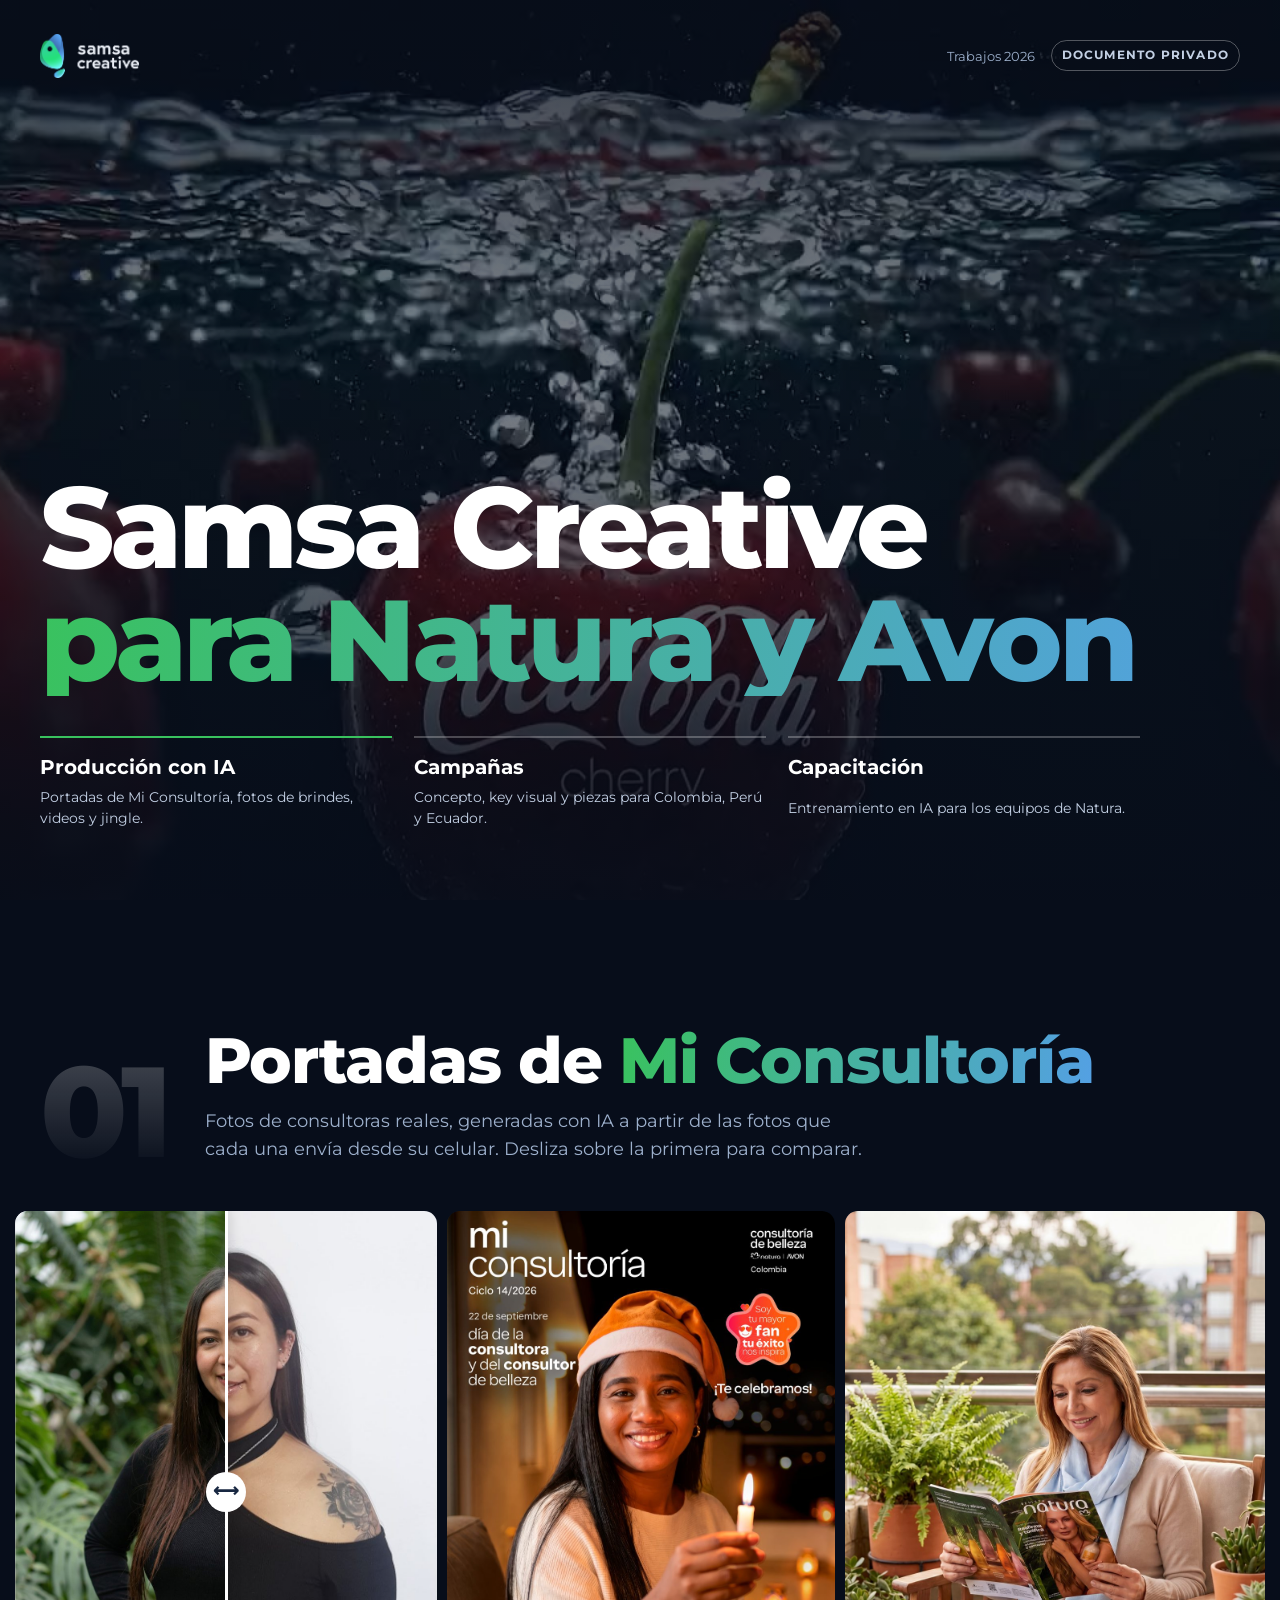
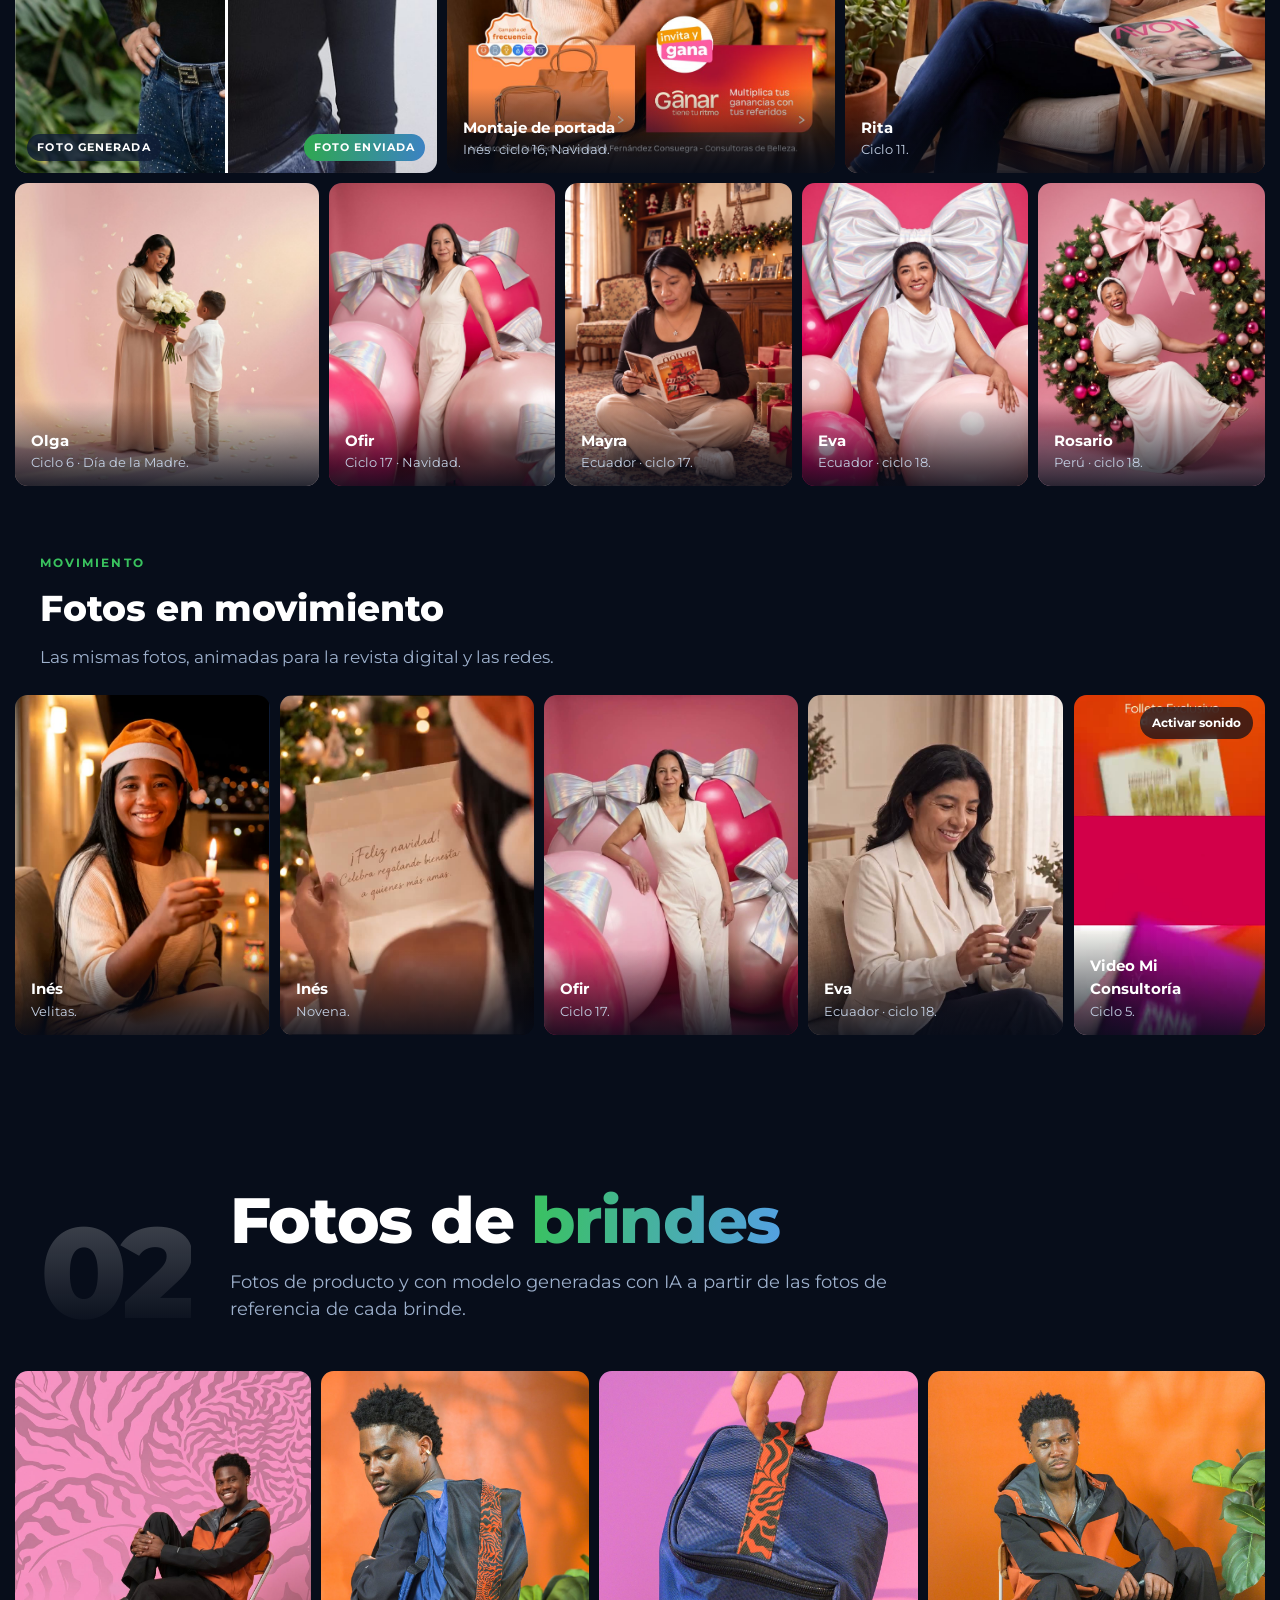
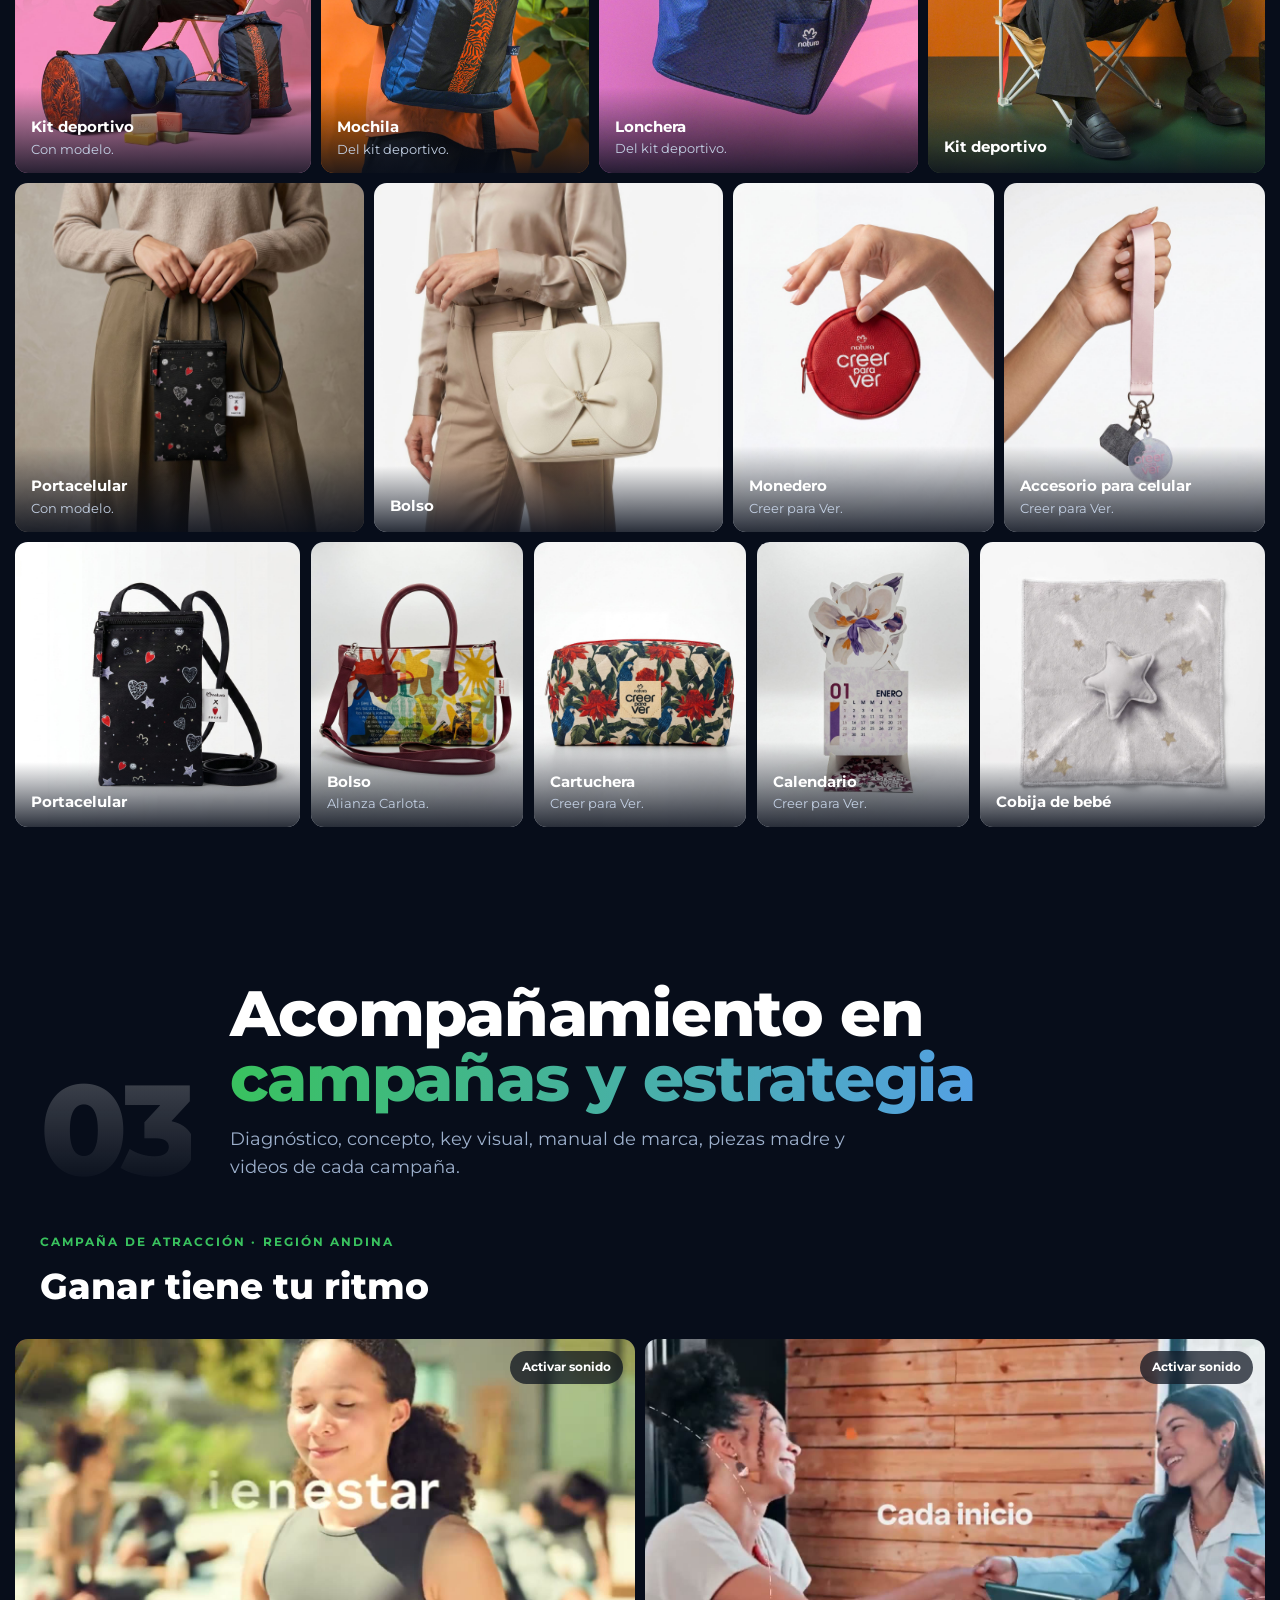
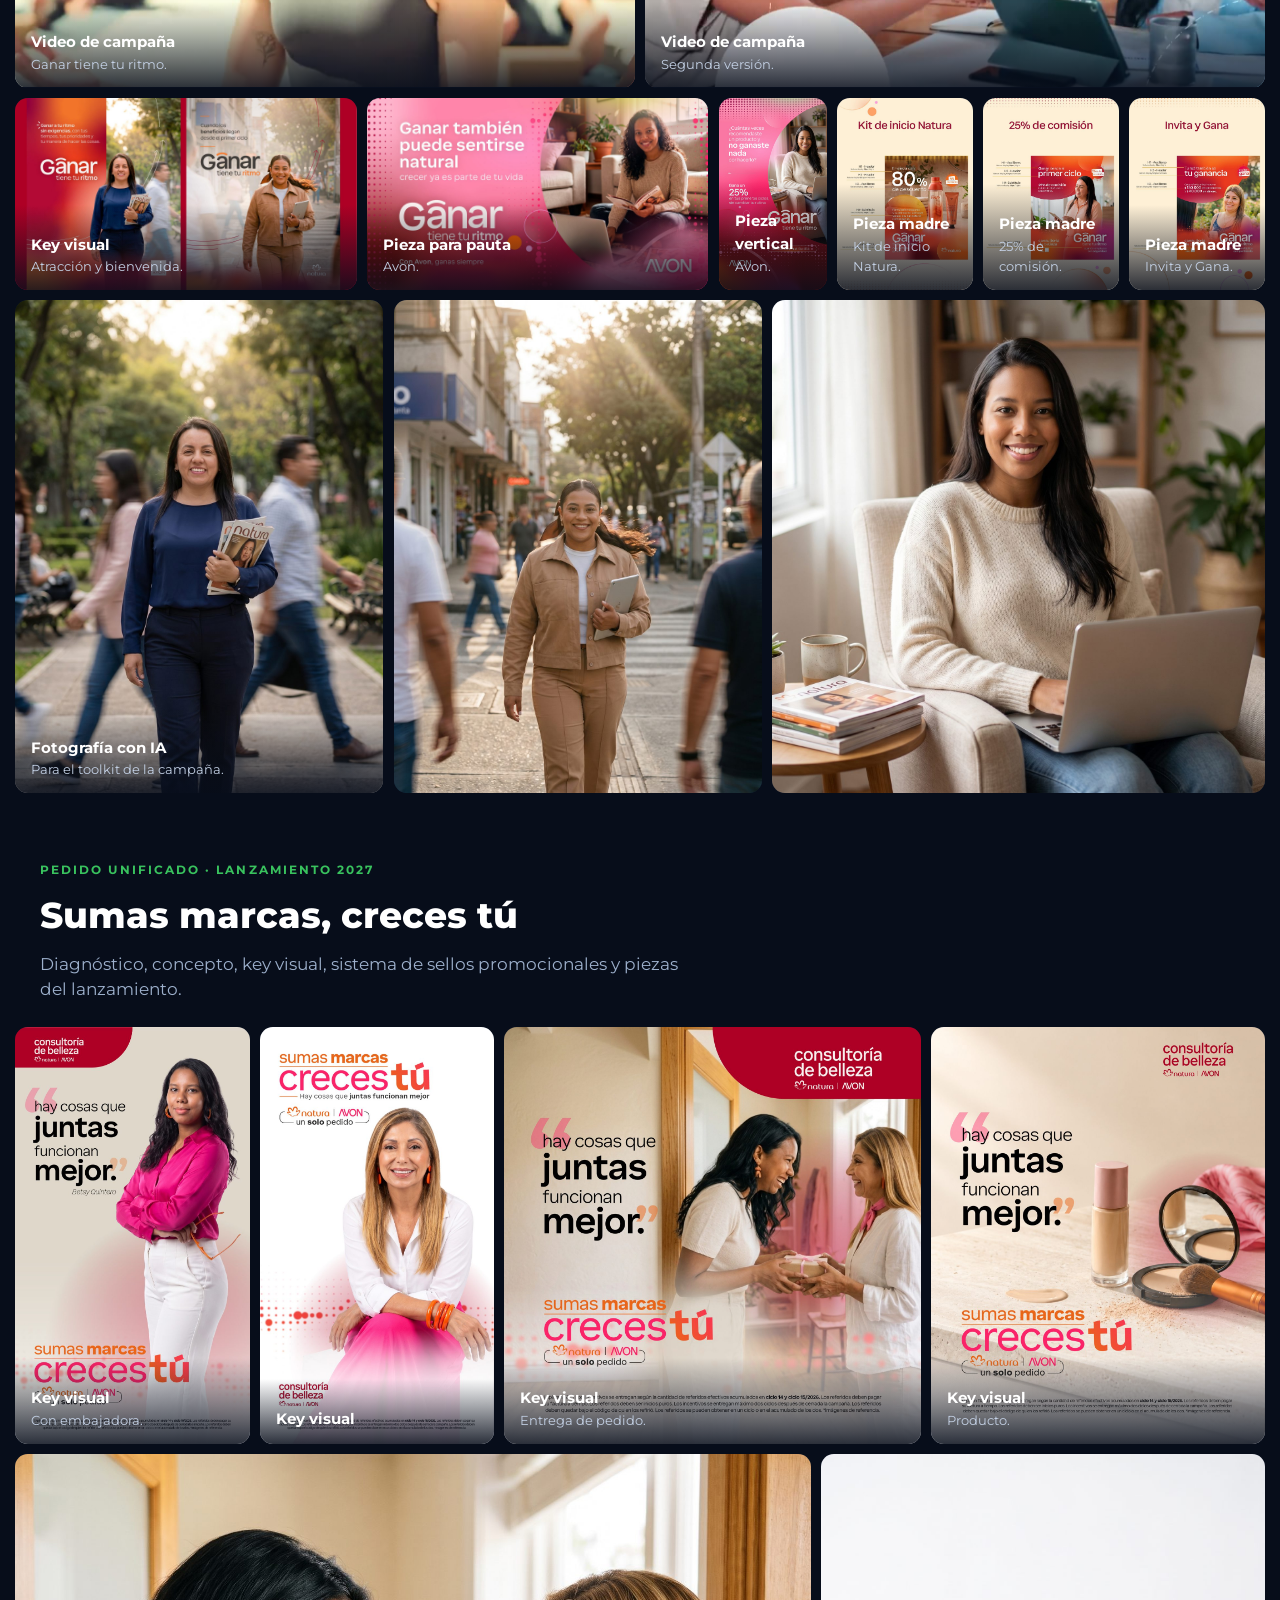
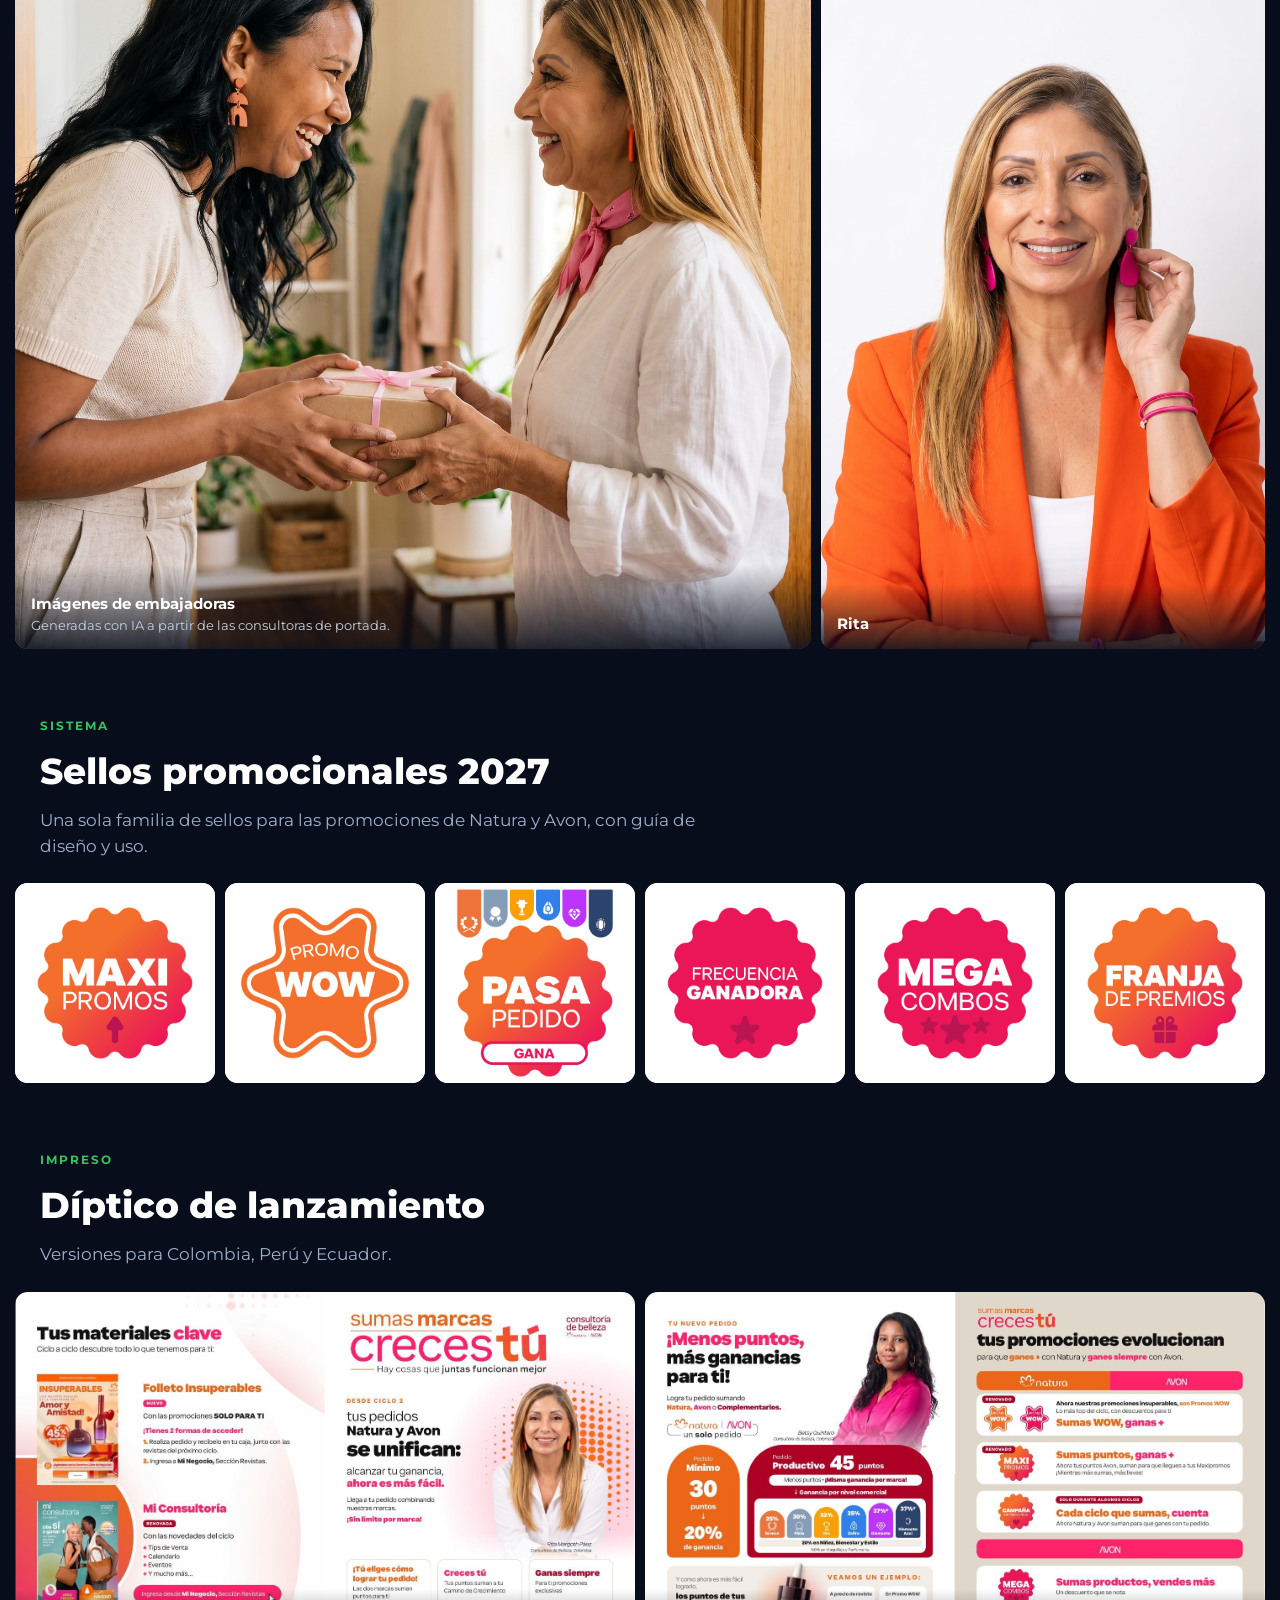
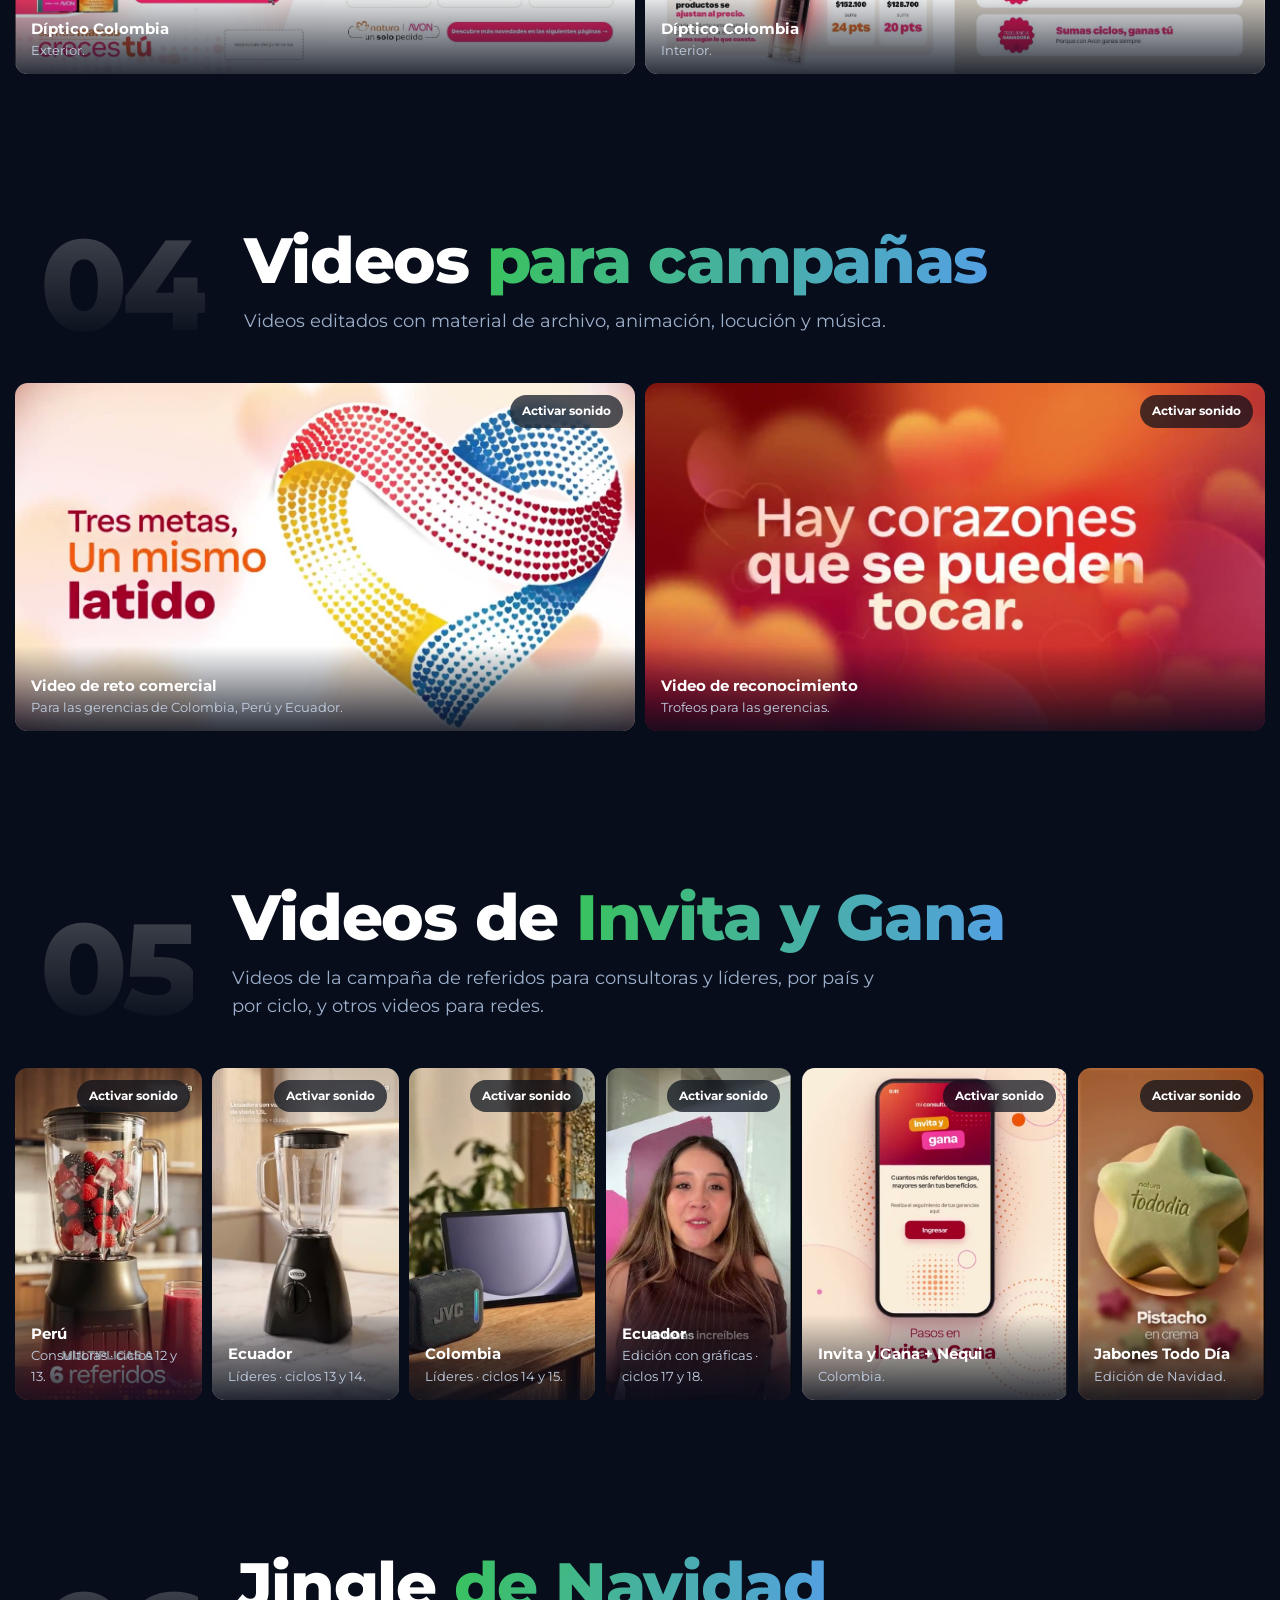
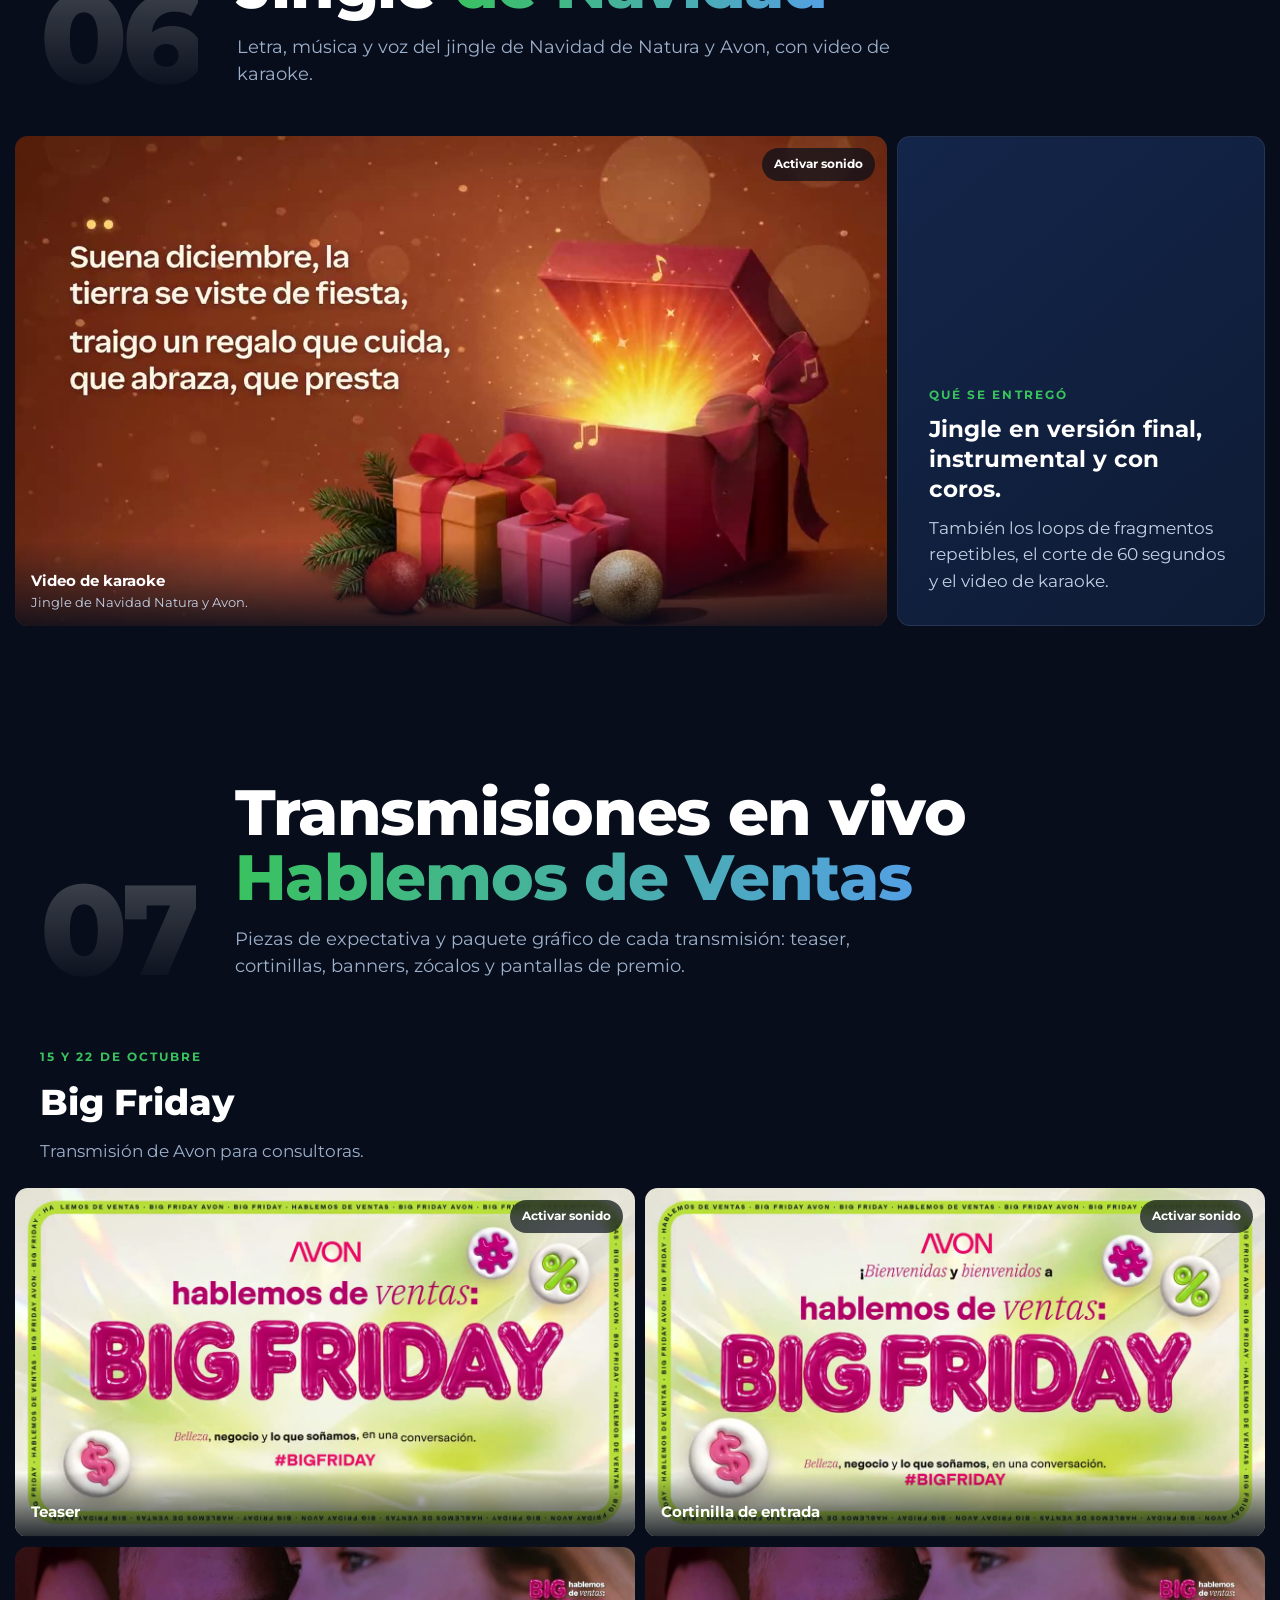
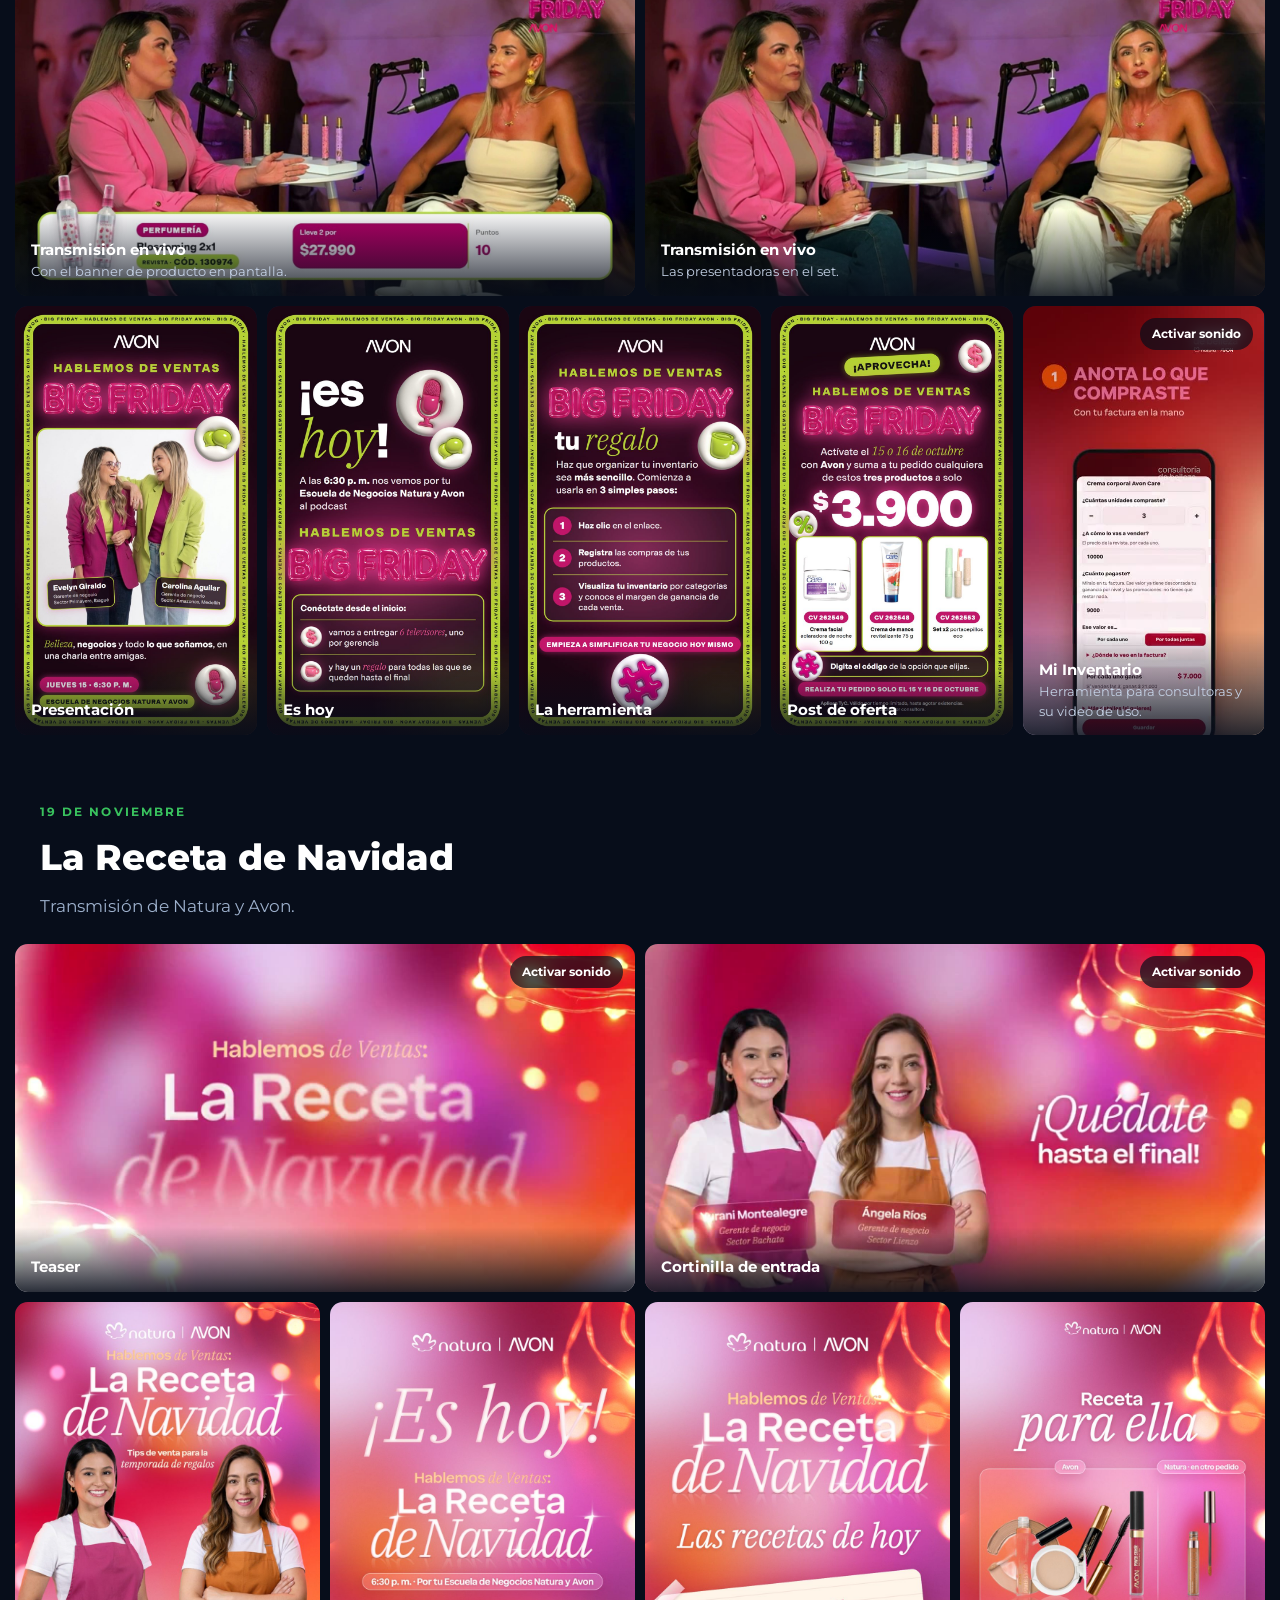
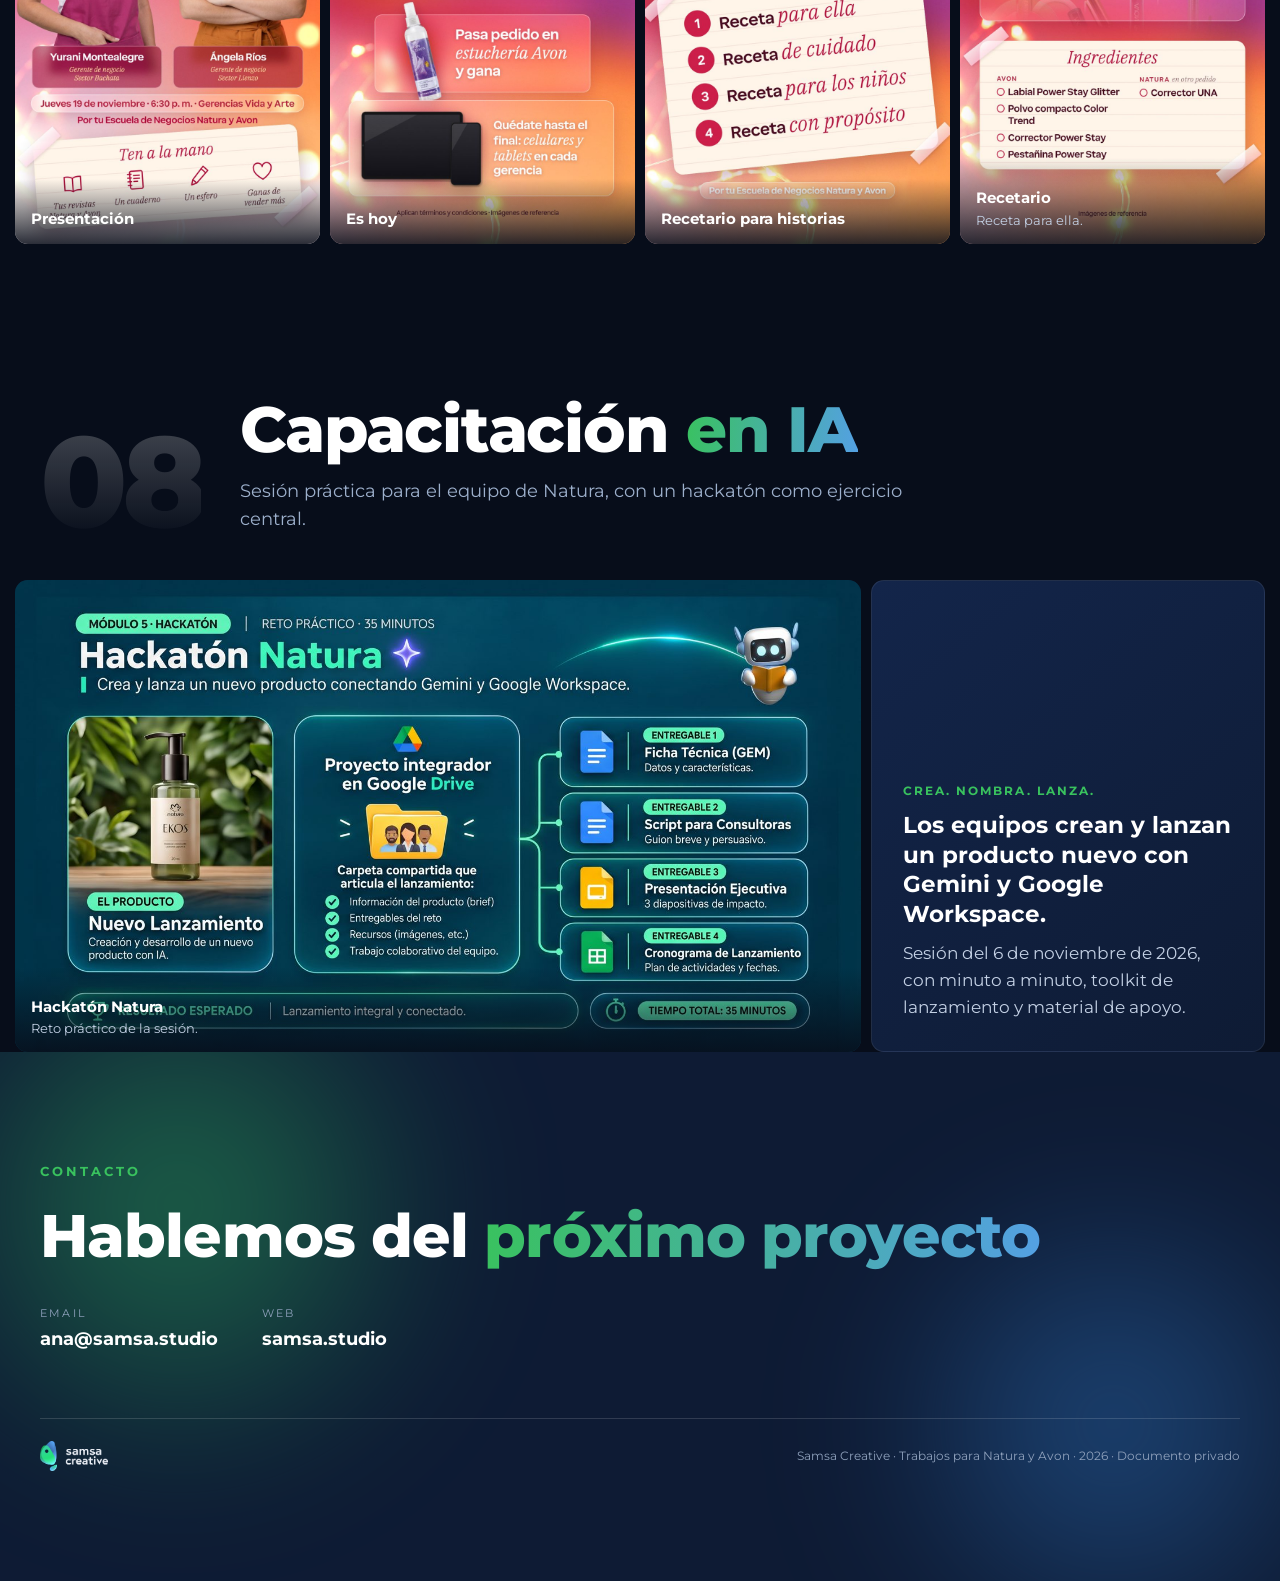
<file: index.html>
<!DOCTYPE html>
<html lang="es">
<head>
<meta charset="utf-8">
<meta name="viewport" content="width=device-width, initial-scale=1, viewport-fit=cover">
<title>Samsa para Natura</title>
<meta name="robots" content="noindex, nofollow">
<meta name="description" content="Trabajos de Samsa Creative para Natura y Avon. Documento privado.">
<link rel="stylesheet" href="https://fonts.googleapis.com/css2?family=Montserrat:ital,wght@0,400;0,500;0,600;0,700;0,800;1,400&display=swap">
<style>

/* Layout: línea de landings Samsa (hero navy con aurora, bloques claros, rótulos verdes, titulares con degradé). El concepto a crayón entra como una hoja de papel dentro de ese sistema. */
:root{
  --ground:#F3F5F8; --tint:#EDF1F6; --card:#fff; --line:#E2E7EE;
  --ink:#182741; --hero:#0E1B34; --muted:#59626F; --label:#8A94A2;
  --green:#2FA84F; --green-br:#39C25E; --blue:#3B82C4; --blue-br:#54A0E4;
  --paper:#f6f1e8; --teal:#5f9c9a;
  --sans:'Montserrat',-apple-system,BlinkMacSystemFont,'Segoe UI','Helvetica Neue',Arial,sans-serif;
  color-scheme:light;
}
*{box-sizing:border-box}
body{margin:0;background:var(--ground);color:var(--ink);font-family:var(--sans);font-size:16px;line-height:1.55;-webkit-font-smoothing:antialiased}
img{max-width:100%;display:block}
p{margin:0} h1,h2,h3{margin:0;text-wrap:balance}
.wrap{max-width:960px;margin:0 auto;padding-inline:clamp(16px,4vw,40px)}
.wide{max-width:1280px;margin:0 auto;padding-inline:clamp(16px,4vw,40px)}
.num{font-variant-numeric:tabular-nums}
.grad{padding-right:.03em;background:linear-gradient(96deg,var(--green),var(--blue));-webkit-background-clip:text;background-clip:text;color:transparent}

/* hero */
.hero{position:relative;background:var(--hero);color:#fff;overflow:hidden}
.hero__inner{position:relative;z-index:2;max-width:1280px;margin:0 auto;padding:34px clamp(16px,4vw,40px) clamp(44px,6vw,72px)}
.hero__bar{display:flex;align-items:center;justify-content:space-between;gap:20px;flex-wrap:wrap}
.hero__logo{height:clamp(38px,3.4vw,50px);width:auto}
.hero__date{font-size:13px;color:#9DB0CC}
.hero__grid{display:grid;grid-template-columns:minmax(0,1fr) minmax(0,1.15fr);gap:clamp(28px,4vw,64px);align-items:center;margin-top:clamp(40px,6vw,80px)}
.hero__eyebrow{font-size:12.5px;font-weight:700;letter-spacing:.24em;text-transform:uppercase;color:var(--green-br);margin:0 0 22px}
.hero__title{font-weight:800;font-size:clamp(44px,6.6vw,88px);line-height:1.04;letter-spacing:-.03em}
.hero__title .grad{background:linear-gradient(96deg,var(--green-br),var(--blue-br));-webkit-background-clip:text;background-clip:text}
.hero__sub{max-width:38ch;color:#C3D0E4;font-size:clamp(15px,1.5vw,18px);font-weight:500;line-height:1.5;margin-top:28px;padding-top:24px;border-top:1px solid rgba(255,255,255,.18)}
.facts{display:flex;flex-wrap:wrap;gap:14px 40px;margin-top:32px}
.fact{display:flex;flex-direction:column;gap:3px}
.fact__v{font-size:clamp(24px,3vw,34px);font-weight:400;line-height:1;color:#fff}
.fact:first-child .fact__v{color:var(--green-br)}
.fact__k{font-size:11px;letter-spacing:.14em;text-transform:uppercase;color:#8FA1BC}
.hero__fig{margin:0;border-radius:14px;overflow:hidden;box-shadow:0 30px 60px -30px rgba(0,0,0,.6)}
.hero__fig img{width:100%;height:auto}
.hero__fig figcaption{background:rgba(255,255,255,.06);color:#9DB0CC;font-size:12px;padding:10px 14px;letter-spacing:.04em}
.aurora{position:absolute;inset:0;z-index:1;overflow:hidden}
.blob{position:absolute;border-radius:50%;filter:blur(70px);opacity:.5}
.blob.b1{width:52vw;height:52vw;left:-12vw;top:-14vw;background:radial-gradient(circle,#2EBE63,transparent 62%)}
.blob.b2{width:46vw;height:46vw;right:-10vw;top:6vw;background:radial-gradient(circle,#2F79C8,transparent 62%)}
.blob.b3{width:40vw;height:40vw;left:26vw;bottom:-18vw;background:radial-gradient(circle,#1FA0A6,transparent 62%)}
@media (prefers-reduced-motion:no-preference){
  .blob.b1{animation:d1 20s ease-in-out infinite}.blob.b2{animation:d2 24s ease-in-out infinite}.blob.b3{animation:d3 28s ease-in-out infinite}
}
@keyframes d1{50%{transform:translate(6vw,4vw)}}@keyframes d2{50%{transform:translate(-5vw,5vw)}}@keyframes d3{50%{transform:translate(4vw,-4vw)}}

/* bloques */
.block{padding-block:clamp(56px,8vw,88px)}
.block--tint{background:var(--tint)}
.block--paper{background:var(--paper)}
.seclabel{font-size:12.5px;font-weight:700;letter-spacing:.18em;text-transform:uppercase;color:var(--green);margin:0 0 30px;display:flex;align-items:center;gap:18px}
.seclabel::after{content:"";flex:1;height:1px;background:var(--line)}
.block--paper .seclabel::after{background:#e2d9c8}
.bigt{font-weight:800;font-size:clamp(32px,4.8vw,60px);line-height:1.1;letter-spacing:-.015em}
.body-lg{font-size:17px;color:var(--muted);line-height:1.68;max-width:62ch;margin-top:24px}
.body-lg p+p{margin-top:15px}

/* reel */
.reel{display:block;position:relative;overflow:hidden;background:var(--hero);color:#fff;text-decoration:none}
.reel img{width:100%;aspect-ratio:21/9;object-fit:cover;transition:transform .7s cubic-bezier(.22,1,.36,1)}
.reel:hover img,.reel:focus-visible img{transform:scale(1.03)}
.reel__bar{position:absolute;left:0;right:0;bottom:0;display:flex;align-items:flex-end;justify-content:space-between;gap:18px;flex-wrap:wrap;padding:clamp(18px,4vw,54px);background:linear-gradient(to top,rgba(14,27,52,.92),rgba(14,27,52,.3) 70%,transparent)}
.reel__l b{display:block;font-weight:700;font-size:clamp(22px,4vw,48px);line-height:1.14;letter-spacing:-.015em}
.reel__l span{font-size:clamp(13px,1.4vw,16px);color:#AEBED4;display:block;margin-top:7px;max-width:44ch}
.cta{display:inline-flex;align-items:center;gap:9px;padding:11px 22px;border-radius:40px;background:linear-gradient(96deg,var(--green-br),var(--blue-br));color:#0E1B34;font-weight:800;font-size:13.5px;white-space:nowrap}
.cta::before{content:"";border-left:11px solid #0E1B34;border-top:7px solid transparent;border-bottom:7px solid transparent}

/* quiénes somos */
.cols3{display:grid;grid-template-columns:repeat(3,minmax(0,1fr));gap:22px;margin-top:40px}
.pill{background:var(--card);border:1px solid var(--line);border-radius:14px;padding:28px 28px 30px;position:relative;overflow:hidden;transition:transform .3s cubic-bezier(.22,1,.36,1),box-shadow .3s}
.pill::after{content:"";position:absolute;left:0;right:0;top:0;height:3px;background:linear-gradient(96deg,#39C25E,#54A0E4);opacity:0;transition:opacity .3s}
.pill:hover{transform:translateY(-5px);box-shadow:0 18px 38px rgba(24,39,65,.13)}
.pill:hover::after{opacity:1}
.pill__k{font-size:20px;font-weight:400;line-height:1.2;margin-bottom:12px}
.pill__k .g{color:var(--green)}
.pill p{font-size:14px;color:var(--muted);line-height:1.6}
.pill p+p{margin-top:10px}
.bleed{display:grid;grid-template-columns:repeat(3,minmax(0,1fr));gap:2px;background:var(--line)}
.cell{position:relative;background:var(--card);overflow:hidden}
.cell img{width:100%;aspect-ratio:4/3;object-fit:cover;transition:transform .7s cubic-bezier(.22,1,.36,1)}
.cell:hover img{transform:scale(1.04)}
.cap2{position:absolute;left:0;right:0;bottom:0;padding:clamp(14px,1.8vw,24px);background:linear-gradient(to top,rgba(14,27,52,.93),rgba(14,27,52,.4) 65%,transparent);color:#fff}
.cap2 b{display:block;font-weight:400;font-size:clamp(15px,1.6vw,20px);line-height:1.15}
.cap2 span{display:block;font-size:clamp(11.5px,1.1vw,13px);color:#C3D0E4;margin-top:4px}
.marcas{background:var(--tint);border-bottom:1px solid var(--line);padding-block:clamp(46px,6.5vw,88px)}
.marcas .k{font-size:11.5px;font-weight:700;letter-spacing:.2em;text-transform:uppercase;color:var(--label);text-align:center;margin-bottom:clamp(24px,3vw,40px)}
.marcas img{width:100%;max-width:1100px;margin-inline:auto;height:auto}

/* concepto */
.concept-note{display:inline-flex;align-items:center;gap:10px;margin-top:22px;font-size:13px;color:var(--muted);background:#fff;border:1px solid #e2d9c8;border-radius:40px;padding:8px 16px}
.concept-note b{color:var(--ink)}
.howto{display:flex;align-items:center;gap:12px;margin:clamp(34px,4vw,48px) 0 14px;font-size:14px;font-weight:600;color:var(--ink)}
.howto svg{width:44px;height:20px;flex:none}
.compare{display:grid;grid-template-columns:1fr;gap:clamp(36px,5vw,64px)}
.cap{display:flex;gap:6px 18px;flex-wrap:wrap;align-items:baseline}
.opt{font-size:clamp(22px,2.6vw,30px);font-weight:800;letter-spacing:-.01em;margin-top:clamp(28px,4vw,44px)}
.opt span{display:block;font-size:12px;font-weight:700;letter-spacing:.18em;text-transform:uppercase;color:var(--green);margin-bottom:6px}
.opt2{margin-top:clamp(56px,7vw,88px);padding-top:clamp(8px,2vw,16px);border-top:1px solid #e2d9c8}
.sheet{margin-top:clamp(56px,7vw,88px)}
.sheet h3{font-size:clamp(22px,2.6vw,30px);font-weight:800;letter-spacing:-.01em}
.sheet p{font-size:16px;color:var(--muted);max-width:62ch;margin-top:12px}
.sheet figure{margin:24px 0 0;background:#fff;border:1px solid #e2d9c8;border-radius:14px;overflow:hidden}
.sheet img{width:100%;height:auto}
.sheet-ph{position:relative;margin-top:24px;display:grid;grid-template-columns:repeat(4,minmax(0,1fr));gap:14px;padding:clamp(16px,2.5vw,28px);background:#fff;border:1px solid #e2d9c8;border-radius:14px}
.sheet-ph span{display:flex;align-items:flex-end;justify-content:center;aspect-ratio:3/4;border:2px dashed #d9cfbd;border-radius:10px;padding:12px;font-size:12px;font-weight:700;letter-spacing:.14em;text-transform:uppercase;color:var(--label);background:var(--paper)}
.sheet-ph span.wide2{grid-column:span 2;aspect-ratio:auto;min-height:120px}
.sheet-ph em{position:absolute;top:50%;left:50%;transform:translate(-50%,-50%);font-style:normal;font-size:13px;font-weight:800;letter-spacing:.06em;text-transform:uppercase;padding:10px 18px;border-radius:40px;background:linear-gradient(96deg,var(--green-br),var(--blue-br));color:#0E1B34;white-space:nowrap}
@media (max-width:620px){.sheet-ph{grid-template-columns:repeat(2,minmax(0,1fr))}}
[data-style-only][hidden]{display:none!important}
.ba{position:relative;aspect-ratio:16/9;max-width:100%;overflow:hidden;border-radius:14px;background:#e9e2d4;user-select:none;touch-action:pan-y;cursor:ew-resize;box-shadow:0 20px 40px -26px rgba(24,39,65,.45)}
.ba img{position:absolute;inset:0;width:100%;height:100%;object-fit:cover;pointer-events:none}
.ba .top{clip-path:inset(0 0 0 var(--pos,50%))}
.ba .line{position:absolute;top:0;bottom:0;left:var(--pos,50%);width:3px;margin-left:-1.5px;background:#fff;box-shadow:0 0 0 1px rgba(14,27,52,.25);pointer-events:none}
.ba .knob{position:absolute;top:50%;left:var(--pos,50%);transform:translate(-50%,-50%);display:flex;align-items:center;gap:6px;padding:9px 14px;border-radius:40px;background:linear-gradient(96deg,var(--green-br),var(--blue-br));color:#0E1B34;font-size:12px;font-weight:800;letter-spacing:.06em;text-transform:uppercase;white-space:nowrap;box-shadow:0 6px 18px rgba(14,27,52,.35);pointer-events:none}
.ba .knob svg{width:14px;height:14px}
.ba input{position:absolute;inset:0;width:100%;height:100%;opacity:0;margin:0;pointer-events:none}
.ba input:focus-visible ~ .knob{outline:3px solid var(--ink);outline-offset:3px}
.ba .tag{position:absolute;top:12px;font-size:10.5px;letter-spacing:.18em;text-transform:uppercase;font-weight:700;padding:6px 10px;border-radius:30px;pointer-events:none}
.ba .tag.l{left:12px;background:rgba(14,27,52,.78);color:#fff}
.ba .tag.r{right:12px;background:rgba(255,255,255,.92);color:var(--ink)}
.ba.touched .knob span{display:none}
.cap{margin-top:14px;display:grid;gap:4px}
.cap b{font-size:15px}
.cap p{font-size:14px;color:var(--muted)}
.traits{display:grid;grid-template-columns:repeat(3,minmax(0,1fr));gap:22px;margin-top:clamp(36px,4vw,52px)}
.trait{background:#fff;border:1px solid #e2d9c8;border-radius:14px;padding:24px;display:grid;gap:8px;align-content:start;min-width:0}
.trait h3{font-size:17px;font-weight:700}
.trait p{font-size:14px;color:var(--muted);line-height:1.6}
.swatches{display:flex;flex-wrap:wrap;gap:6px;margin-top:4px}
.swatches i{width:26px;height:26px;border-radius:50%;display:block;box-shadow:inset 0 0 0 1px rgba(24,39,65,.12)}

/* desglose */
.tbl-wrap{overflow-x:auto;margin-top:36px;background:#fff;border:1px solid var(--line);border-radius:14px}
table{width:100%;border-collapse:collapse;font-variant-numeric:tabular-nums;min-width:440px}
th{font-size:11px;letter-spacing:.16em;text-transform:uppercase;font-weight:700;color:var(--label);text-align:right;padding:16px 20px;border-bottom:1px solid var(--line)}
th:first-child,td:first-child{text-align:left}
td{padding:16px 20px;text-align:right;border-bottom:1px solid var(--line);font-weight:500}
tfoot td{border-bottom:0;font-weight:800;background:var(--tint)}
.bar{display:block;height:5px;margin-top:8px;border-radius:3px;background:linear-gradient(96deg,var(--green-br),var(--blue-br))}

/* alcance */
.steps{list-style:none;margin:40px 0 0;padding:0;display:grid;grid-template-columns:repeat(5,minmax(0,1fr));gap:1px;background:var(--line);border:1px solid var(--line);border-radius:14px;overflow:hidden;counter-reset:s}
.steps li{background:#fff;padding:22px 20px 24px;display:grid;gap:6px;align-content:start;counter-increment:s;min-width:0}
.steps li::before{content:"0" counter(s);font-size:12px;font-weight:700;letter-spacing:.16em;color:var(--green)}
.steps b{font-size:15px}
.steps span{font-size:13px;color:var(--muted);line-height:1.5}

/* equipo */
.team{display:grid;grid-template-columns:repeat(4,minmax(0,1fr));gap:22px;margin-top:40px}
.team .pill__k{font-size:18px}
.aside{margin-top:22px;font-size:14px;color:var(--muted);font-style:italic}

/* inversión */
.price{background:var(--hero);color:#fff;border-radius:18px;padding:clamp(26px,4vw,52px);display:grid;grid-template-columns:minmax(0,1.2fr) minmax(0,1fr);gap:clamp(26px,4vw,56px);position:relative;overflow:hidden}
.price .seclabel{color:var(--green-br)}
.price .seclabel::after{background:rgba(255,255,255,.15)}
.price .bigt{color:#fff;font-size:clamp(28px,3.8vw,46px)}
.price .grad{background:linear-gradient(96deg,var(--green-br),var(--blue-br));-webkit-background-clip:text;background-clip:text}
.price .body-lg{color:#C3D0E4;font-size:16px}
.opts{display:grid;gap:18px;align-content:start;min-width:0}
.optd{font-size:14px;line-height:1.55;color:#C3D0E4;margin:0}
.optk{font-size:12px;font-weight:800;letter-spacing:.16em;text-transform:uppercase;color:var(--green-br)}
.calc{background:rgba(255,255,255,.06);border:1px solid rgba(255,255,255,.14);border-radius:14px;padding:24px;display:grid;gap:16px;align-content:start;min-width:0}
.calc label{font-size:11.5px;letter-spacing:.16em;text-transform:uppercase;color:#9DB0CC;font-weight:700;display:flex;justify-content:space-between;gap:10px}
.calc output{color:#fff;font-size:15px;letter-spacing:0;text-transform:none}
.calc input[type=range]{width:100%;accent-color:var(--green-br)}
.rowv{display:flex;justify-content:space-between;align-items:baseline;gap:12px;border-top:1px solid rgba(255,255,255,.14);padding-top:14px;font-variant-numeric:tabular-nums}
.rowv span{font-size:14px;color:#9DB0CC}
.rowv b{font-size:17px}
.rowv.total b{font-size:28px;font-weight:800;color:var(--green-br)}
.calc small{color:#8FA1BC;font-size:12.5px;line-height:1.5}

/* condiciones */
.boxes{display:grid;grid-template-columns:repeat(3,minmax(0,1fr));gap:22px;margin-top:22px}
.boxes:has(.box--cond:only-child){grid-template-columns:1fr}
.box--cond ul{grid-template-columns:repeat(2,minmax(0,1fr));gap:10px 32px}
@media (max-width:700px){.box--cond ul{grid-template-columns:1fr}}
.box{background:#fff;border:1px solid var(--line);border-radius:14px;padding:26px;display:grid;gap:14px;align-content:start;min-width:0}
.box .k{font-size:11.5px;font-weight:700;letter-spacing:.18em;text-transform:uppercase;color:var(--label)}
.box ul{margin:0;padding:0;list-style:none;display:grid;gap:10px}
.box li{position:relative;padding-left:18px;font-size:14px;color:var(--muted);line-height:1.55}
.box li::before{content:"";position:absolute;left:0;top:.55em;width:8px;height:8px;border-radius:50%;background:linear-gradient(96deg,var(--green-br),var(--blue-br))}
.box li b{color:var(--ink)}

/* cierre */
.close{position:relative;background:var(--hero);color:#fff;overflow:hidden}
.close .inner{position:relative;z-index:2;padding-block:clamp(64px,9vw,110px)}
.close .bigt{color:#fff}
.close .bigt .grad{background:linear-gradient(96deg,var(--green-br),var(--blue-br));-webkit-background-clip:text;background-clip:text}
.contact{display:flex;gap:44px;flex-wrap:wrap;margin-top:36px}
.contact div{display:grid;gap:4px}
.contact span{font-size:11px;letter-spacing:.2em;text-transform:uppercase;color:#8FA1BC}
.contact b{font-size:18px;user-select:all}
.contact a{color:inherit;text-decoration:none}
.foot{display:flex;justify-content:space-between;align-items:center;gap:16px;flex-wrap:wrap;margin-top:64px;padding-top:22px;border-top:1px solid rgba(255,255,255,.14);font-size:12px;color:#8FA1BC}
.foot img{height:30px;width:auto}

:focus-visible{outline:3px solid var(--blue);outline-offset:3px}
@media (max-width:980px){
  .hero__grid,.price{grid-template-columns:1fr}
  .cols3,.traits,.boxes{grid-template-columns:1fr}
  .team{grid-template-columns:repeat(2,minmax(0,1fr))}
  .steps{grid-template-columns:repeat(2,minmax(0,1fr))}
  .bleed{grid-template-columns:repeat(2,minmax(0,1fr))}
}
@media (max-width:520px){.team,.steps{grid-template-columns:1fr}}


/* ionava: línea Samsa + línea de tiempo de cortes como pieza del hero */
:root{--io-navy:#0B1340;--io-cobalt:#1E2D9C;--io-gold:#FFC801}
html{background:var(--ground)}
.tk{font-size:11.5px;font-weight:700;letter-spacing:.18em;text-transform:uppercase;color:var(--green)}
.traits{grid-template-columns:repeat(4,minmax(0,1fr))}
.trait{border-color:var(--line)}
.quote{margin:34px 0 0;padding:4px 0 4px 22px;border-left:3px solid var(--green-br);font-size:clamp(18px,2vw,22px);font-weight:700;line-height:1.45;max-width:48ch;color:var(--ink)}
/* hero: cortes */
.cut{margin:0;background:rgba(255,255,255,.05);border:1px solid rgba(255,255,255,.14);border-radius:14px;padding:clamp(18px,2.5vw,28px);display:grid;gap:10px;min-width:0}
.cut__head{display:flex;justify-content:space-between;gap:10px;font-size:11px;font-weight:700;letter-spacing:.16em;text-transform:uppercase;color:#9DB0CC}
.cut__head span:last-child{color:var(--green-br)}
.cut__bar{display:grid;gap:3px;margin-bottom:8px}
.cut__bar.a{grid-template-columns:repeat(6,minmax(0,1fr))}
.cut__bar.b{grid-template-columns:repeat(4,minmax(0,1fr));width:66.666%}
.cut__bar span{min-width:0;height:62px;display:flex;align-items:flex-end;padding:8px;border-radius:6px;font-size:11.5px;font-weight:700;line-height:1.2;color:#fff;background:linear-gradient(160deg,var(--io-cobalt),var(--io-navy));border-top:3px solid var(--green-br);overflow-wrap:anywhere}
.cut__bar.b span{border-top-color:var(--blue-br)}
.cut__ruler{display:grid;grid-template-columns:repeat(6,1fr) auto;font-size:10.5px;color:#8FA1BC;border-top:1px dashed rgba(255,255,255,.2);padding-top:6px}
.cut figcaption{font-size:12.5px;color:#9DB0CC;line-height:1.5;margin-top:4px}
/* contenido */
.vids{display:grid;grid-template-columns:3fr 2fr;gap:22px;margin-top:40px}
.vid{background:#fff;border:1px solid var(--line);border-radius:14px;padding:26px;min-width:0}
.vid__h{display:grid;gap:4px;padding-bottom:16px;border-bottom:1px solid var(--line)}
.vid__h h3{font-size:19px;font-weight:800}
.caps{list-style:none;margin:0;padding:0;counter-reset:c}
.caps[start="7"]{counter-reset:c 6}
.caps li{counter-increment:c;display:grid;grid-template-columns:38px 1fr;column-gap:8px;padding:14px 0;border-bottom:1px dashed var(--line)}
.caps li:last-child{border-bottom:0;padding-bottom:0}
.caps li::before{content:counter(c,decimal-leading-zero);grid-row:span 2;font-size:12px;font-weight:700;letter-spacing:.12em;color:var(--green);padding-top:2px}
.caps b{font-size:15px}
.caps p{font-size:14px;color:var(--muted);line-height:1.55}
/* niveles */
.levels{display:grid;grid-template-columns:1fr 1fr;gap:22px;margin-top:40px}
.level{background:#fff;border:1px solid var(--line);border-radius:14px;padding:clamp(24px,3vw,36px);display:grid;gap:12px;align-content:start;min-width:0}
.level h3{font-size:clamp(24px,2.8vw,32px);font-weight:800;letter-spacing:-.01em}
.level__d{font-size:15px;color:var(--muted);line-height:1.6}
.level ul{margin:4px 0 0;padding:0;list-style:none;display:grid;gap:8px}
.level li{position:relative;padding-left:18px;font-size:14px;color:var(--muted)}
.level li::before{content:"";position:absolute;left:0;top:.55em;width:8px;height:8px;border-radius:50%;background:linear-gradient(96deg,var(--green-br),var(--blue-br))}
.level__p{display:flex;justify-content:space-between;align-items:baseline;gap:12px;margin-top:10px;padding-top:18px;border-top:1px solid var(--line)}
.level__p span{font-size:13px;color:var(--label);font-weight:600}
.level__p b{font-size:clamp(28px,3.4vw,40px);font-weight:800;color:var(--ink)}
.level--hi{background:var(--hero);border-color:var(--hero);color:#fff}
.level--hi .tk{color:var(--green-br)}
.level--hi .level__d,.level--hi li{color:#C3D0E4}
.level--hi .level__p{border-top-color:rgba(255,255,255,.15)}
.level--hi .level__p b{color:#fff}
.level--hi .level__p span{color:#8FA1BC}
/* mensualidad */
.plans{display:grid;grid-template-columns:repeat(3,minmax(0,1fr));gap:22px;margin-top:40px}
.plan{background:#fff;border:1px solid var(--line);border-radius:14px;padding:24px;display:grid;gap:6px;min-width:0}
.plan b{font-size:clamp(26px,3vw,34px);font-weight:800}
.plan__m{font-size:13.5px;color:var(--muted)}
.plan--on{background:var(--hero);border-color:var(--hero);color:#fff}
.plan--on .tk{color:var(--green-br)}
.plan--on .plan__m{color:#C3D0E4}
.menu-grid{display:grid;grid-template-columns:1fr 1fr;gap:22px;margin-top:22px}
table.menu{min-width:0}
table.menu td{padding:12px 4px;font-size:14px;color:var(--muted)}
table.menu td:last-child{color:var(--ink);font-weight:800;white-space:nowrap}
.tbl-wrap{border:0;border-radius:0}
/* cronograma */
.tl{list-style:none;margin:36px 0 0;padding:0;background:#fff;border:1px solid var(--line);border-radius:14px;overflow:hidden}
.tl li{display:grid;grid-template-columns:140px 1fr;gap:16px;padding:18px 24px;border-bottom:1px solid var(--line)}
.tl li:last-child{border-bottom:0}
.tl .d{font-size:12px;font-weight:700;letter-spacing:.14em;text-transform:uppercase;color:var(--label);padding-top:2px}
.tl .d.g{color:var(--green)}
.tl b{font-size:15px}
.tl p{font-size:14px;color:var(--muted);margin-top:4px}
.boxes2{display:grid;grid-template-columns:1fr 1.4fr;gap:22px;margin-top:22px}
@media (max-width:980px){.traits{grid-template-columns:1fr 1fr}.vids,.levels,.menu-grid,.boxes2{grid-template-columns:1fr}}
@media (max-width:620px){.traits,.plans{grid-template-columns:1fr}.tl li{grid-template-columns:1fr;gap:4px}.cut__bar span{height:72px;font-size:10.5px;padding:6px}.cut__bar.b{width:100%}.cut__ruler{display:none}}
@media (max-width:620px){.hero__title{font-size:clamp(34px,10vw,44px)}.cut__bar.a{grid-template-columns:repeat(3,minmax(0,1fr))}.cut__bar.b{grid-template-columns:repeat(2,minmax(0,1fr))}.cut__head{flex-wrap:wrap}.hero__date{font-size:12px}}
/* v2 */
.vid--one{margin-top:36px}
.vid--one .caps{display:grid;grid-template-columns:1fr 1fr;column-gap:40px}
.vid--one .caps li:nth-last-child(2){border-bottom:0}
.refs{display:grid;gap:36px;margin-top:36px}
.refs__t{font-size:clamp(20px,2.2vw,26px);font-weight:800;margin-bottom:0}
.refs__g{grid-template-columns:repeat(3,minmax(0,1fr))}
.refs__g span{aspect-ratio:9/16;max-height:340px;width:100%}
.cmp{min-width:460px}
.cmp th,.cmp td{text-align:right}
.cmp th:first-child,.cmp td:first-child{text-align:left}
.cmp td:nth-child(2){color:var(--label);text-decoration:line-through}
.cmp td:nth-child(3){color:var(--green);font-weight:800}
.cmp th:nth-child(3){color:var(--green)}
.months{list-style:none;margin:22px 0 0;padding:0;display:grid;grid-template-columns:repeat(3,minmax(0,1fr));gap:22px}
.months li{background:#fff;border:1px solid var(--line);border-radius:14px;padding:24px;display:grid;gap:6px;align-content:start;min-width:0}
.months b{font-size:17px}
.months p{font-size:14px;color:var(--muted);line-height:1.55}
@media (max-width:980px){.months{grid-template-columns:1fr}}
@media (max-width:620px){.vid--one .caps{grid-template-columns:1fr}.vid--one .caps li:nth-last-child(2){border-bottom:1px dashed var(--line)}.refs__g{grid-template-columns:repeat(3,minmax(0,1fr));gap:8px;padding:12px}.refs__g span{font-size:9px;padding:6px}}
.planbox{margin-top:36px;background:var(--hero);color:#fff;border-radius:14px;padding:clamp(22px,3vw,32px);display:grid;grid-template-columns:auto 1fr;gap:12px 40px;align-items:center}
.planbox .tk{color:var(--green-br);display:block;margin-bottom:6px}
.planbox b{font-size:clamp(30px,4vw,44px);font-weight:800}
.planbox small{font-size:16px;font-weight:500;color:#9DB0CC}
.planbox p{font-size:15px;color:#C3D0E4;max-width:44ch}
.planbox p b{font-size:inherit;color:#fff}
@media (max-width:620px){.planbox{grid-template-columns:1fr}}
.vid--other{margin-top:22px}
.vid__n{font-size:14px;color:var(--muted)}
.others{list-style:none;margin:0;padding:0;display:grid;grid-template-columns:repeat(4,minmax(0,1fr));gap:20px;padding-top:16px}
.others li{display:grid;gap:4px;align-content:start;min-width:0}
.others b{font-size:15px}
.others p{font-size:14px;color:var(--muted);line-height:1.55}
.refs__t .tk{display:block;margin-bottom:4px}
@media (max-width:980px){.others{grid-template-columns:1fr 1fr}}
@media (max-width:620px){.others{grid-template-columns:1fr}}
/* v3: referencias verticales y caminos */
.refrow{display:grid;grid-template-columns:repeat(4,minmax(0,1fr));gap:18px;margin-top:16px}
.ref{display:grid;gap:10px;text-decoration:none;color:var(--ink);min-width:0}
.ref img{width:100%;aspect-ratio:9/16;object-fit:cover;border-radius:12px;box-shadow:0 18px 36px -24px rgba(24,39,65,.5);transition:transform .4s cubic-bezier(.22,1,.36,1)}
.ref:hover img{transform:translateY(-4px)}
.ref span{font-size:13px;color:var(--muted);line-height:1.45}
.ref b{display:block;font-size:14px;color:var(--ink)}
.paths{display:grid;grid-template-columns:1fr 1fr;gap:22px;margin-top:40px}
.path{background:#fff;border:1px solid var(--line);border-radius:14px;padding:clamp(24px,3vw,36px);display:grid;gap:12px;align-content:start;min-width:0}
.path h3{font-size:clamp(22px,2.6vw,30px);font-weight:800;letter-spacing:-.01em}
.path p{font-size:15px;color:var(--muted);line-height:1.6}
.path ul{margin:0;padding:0;list-style:none;display:grid;gap:8px}
.path li{position:relative;padding-left:18px;font-size:14px;color:var(--muted)}
.path li::before{content:"";position:absolute;left:0;top:.55em;width:8px;height:8px;border-radius:50%;background:linear-gradient(96deg,var(--green-br),var(--blue-br))}
.path--hi{background:var(--hero);border-color:var(--hero);color:#fff}
.path--hi .tk{color:var(--green-br)}
.path--hi p,.path--hi li{color:#C3D0E4}
.kvbox{margin-top:22px}
@media (max-width:980px){.refrow{grid-template-columns:repeat(3,minmax(0,1fr))}.paths{grid-template-columns:1fr}}
@media (max-width:620px){.refrow{grid-template-columns:repeat(2,minmax(0,1fr))}}
/* v6: 2 + 2 en una línea */
.refs{grid-template-columns:1fr 1fr;gap:clamp(22px,3vw,40px)}
.refrow{grid-template-columns:1fr 1fr}
@media (max-width:620px){.refs{grid-template-columns:1fr}}
/* v7: recomendación antes de los caminos */
.reco{margin-top:36px;background:#fff;border:1px solid var(--line);border-left:4px solid var(--green-br);border-radius:14px;padding:22px 26px;display:grid;gap:6px;}
.reco p{font-size:16px;color:var(--ink);line-height:1.6;font-weight:500}
.paths{margin-top:22px}
.ref{margin:0}
.ref video{width:100%;aspect-ratio:9/16;object-fit:cover;border-radius:12px;box-shadow:0 18px 36px -24px rgba(24,39,65,.5);background:#0B1340;display:block}
/* v8: explicación por nivel y entregables */
.refs__d{font-size:14.5px;color:var(--muted);line-height:1.55;margin-top:8px;max-width:52ch}
.incl{list-style:none;margin:40px 0 0;padding:0;display:grid;grid-template-columns:repeat(3,minmax(0,1fr));gap:1px;background:var(--line);border:1px solid var(--line);border-radius:14px;overflow:hidden}
.incl li{background:#fff;padding:26px 26px 28px;display:grid;gap:6px;align-content:start;min-width:0}
.incl b{font-size:clamp(18px,1.8vw,22px);font-weight:800;color:var(--ink)}
.incl b::before{content:"";display:block;width:28px;height:4px;border-radius:2px;margin-bottom:14px;background:linear-gradient(96deg,var(--green-br),var(--blue-br))}
.incl span{font-size:14.5px;color:var(--muted);line-height:1.5}
.boxcond{margin-top:22px}
.boxcond ul{grid-template-columns:repeat(2,minmax(0,1fr));gap:10px 32px}
@media (max-width:980px){.incl{grid-template-columns:1fr 1fr}}
@media (max-width:620px){.incl,.boxcond ul{grid-template-columns:1fr}}
.level{display:flex;flex-direction:column}.level__p{margin-top:auto;padding-top:18px}.level ul{margin-bottom:18px}

.boxes2--incl{margin-top:36px}
/* v9: sistema de créditos, equipo, flujo */
.pend{margin-top:16px;border:2px dashed var(--line);border-radius:12px;padding:16px 18px;font-size:14px;color:var(--muted);display:flex;gap:10px;align-items:baseline;flex-wrap:wrap}
.pend b{font-size:11.5px;letter-spacing:.16em;text-transform:uppercase;color:#C77700}
.how{list-style:none;margin:40px 0 0;padding:0;display:grid;grid-template-columns:repeat(3,minmax(0,1fr));gap:22px}
.how li{background:#fff;border:1px solid var(--line);border-radius:14px;padding:26px;display:grid;gap:8px;align-content:start;min-width:0}
.how__n{width:38px;height:38px;border-radius:50%;display:grid;place-items:center;font-weight:800;color:#0E1B34;background:linear-gradient(96deg,var(--green-br),var(--blue-br))}
.how b{font-size:18px;line-height:1.3}
.how p{font-size:14.5px;color:var(--muted);line-height:1.55}
.credit{margin-top:22px;background:var(--hero);color:#fff;border-radius:14px;padding:clamp(22px,3vw,32px);display:grid;grid-template-columns:minmax(0,340px) 1fr;gap:20px 48px;align-items:center}
.credit .tk{color:var(--green-br);display:block;margin-bottom:10px}
.credit__row{display:flex;justify-content:space-between;align-items:baseline;gap:16px;padding:10px 0;border-top:1px solid rgba(255,255,255,.14)}
.credit__row span{color:#9DB0CC;font-size:15px}
.credit__row b{font-size:24px;font-weight:800;color:#C3D0E4;text-decoration:line-through;text-decoration-thickness:2px}
.credit__row.on b{font-size:34px;color:var(--green-br);text-decoration:none}
.credit p{font-size:16px;color:#C3D0E4;line-height:1.6;max-width:52ch}
.subt{font-size:clamp(22px,2.6vw,30px);font-weight:800;letter-spacing:-.01em;margin-top:clamp(48px,6vw,72px)}
.subd{font-size:15px;color:var(--muted);margin-top:8px;max-width:70ch}
.calc2{display:grid;grid-template-columns:minmax(0,1fr) 320px;gap:22px;margin-top:22px;align-items:start}
.menu2{background:#fff;border:1px solid var(--line);border-radius:14px;padding:8px 22px 14px;min-width:0}
.menu2__fam{font-size:11.5px;font-weight:700;letter-spacing:.18em;text-transform:uppercase;color:var(--green);padding:18px 0 6px}
.item{display:grid;grid-template-columns:minmax(0,1fr) auto auto;gap:14px;align-items:center;padding:12px 0;border-top:1px solid var(--line)}
.item__t b{display:block;font-size:15px}
.item__t span{font-size:13px;color:var(--muted)}
.item__cr{font-size:14px;font-weight:700;color:var(--label);white-space:nowrap}
.item.on .item__cr{color:var(--green)}
.qty{display:flex;align-items:center;gap:6px}
.qty button{width:36px;height:36px;border-radius:50%;border:1px solid var(--line);background:var(--ground);font-size:18px;font-weight:700;color:var(--ink);cursor:pointer;touch-action:manipulation}
.qty button:hover{border-color:var(--green-br)}
.qty output{min-width:22px;text-align:center;font-weight:800;font-variant-numeric:tabular-nums}
.item.on .qty output{color:var(--green)}
.sum{position:sticky;top:calc(env(safe-area-inset-top,0px) + 16px);background:var(--hero);color:#fff;border-radius:14px;padding:24px;display:grid;gap:4px}
.sum .tk{color:var(--green-br);margin-bottom:8px}
.sum__row{display:flex;justify-content:space-between;align-items:baseline;gap:12px;padding:10px 0;border-top:1px solid rgba(255,255,255,.14)}
.sum__row span{color:#9DB0CC;font-size:14px}
.sum__row b{font-size:20px}
.sum__row b.strike{color:#9DB0CC;text-decoration:line-through}
.sum__row.big b{font-size:32px;color:var(--green-br)}
.sum__row b.ok{color:#fff}
.sum__note{font-size:13px;color:#C3D0E4;line-height:1.5;margin-top:8px}
.reset{margin-top:12px;justify-self:start;background:transparent;border:1px solid rgba(255,255,255,.3);color:#fff;border-radius:40px;padding:8px 16px;font:inherit;font-size:13px;cursor:pointer}
.plan3{min-width:620px}
.plan3 th,.plan3 td{text-align:left}
.plan3 td:nth-child(3),.plan3 td:nth-child(4),.plan3 th:nth-child(3),.plan3 th:nth-child(4){text-align:right;white-space:nowrap}
.plan3 tfoot td{font-weight:800}
.team2{display:grid;grid-template-columns:repeat(4,minmax(0,1fr));gap:18px;margin-top:36px}
.team2 div{background:#fff;border:1px solid var(--line);border-radius:14px;padding:22px;display:grid;gap:6px;align-content:start;min-width:0}
.team2 b{font-size:17px}
.team2 b::before{content:"";display:block;width:28px;height:4px;border-radius:2px;margin-bottom:12px;background:linear-gradient(96deg,var(--green-br),var(--blue-br))}
.team2 p{font-size:14px;color:var(--muted);line-height:1.5}
.flow{list-style:none;margin:40px 0 0;padding:0;display:grid;grid-template-columns:repeat(6,minmax(0,1fr));gap:1px;background:var(--line);border:1px solid var(--line);border-radius:14px;overflow:hidden;counter-reset:f}
.flow li{background:#fff;padding:20px 18px 22px;display:grid;gap:6px;align-content:start;counter-increment:f;min-width:0}
.flow li::before{content:"0" counter(f);font-size:12px;font-weight:700;letter-spacing:.16em;color:var(--green)}
.flow b{font-size:15px}
.flow p{font-size:13px;color:var(--muted);line-height:1.5}
.brief{margin-top:22px;background:#fff;border:1px solid var(--line);border-radius:14px;padding:clamp(22px,3vw,32px)}
.brief__h{display:grid;gap:4px;padding-bottom:16px;border-bottom:1px solid var(--line)}
.brief__h b{font-size:19px}
.brief dl{margin:0;display:grid;grid-template-columns:1fr 1fr;gap:0 40px}
.brief dl div{display:grid;grid-template-columns:130px 1fr;gap:12px;padding:12px 0;border-bottom:1px dashed var(--line)}
.brief dt{font-size:12px;font-weight:700;letter-spacing:.14em;text-transform:uppercase;color:var(--label);padding-top:2px}
.brief dd{margin:0;font-size:14.5px;color:var(--ink)}
@media (max-width:980px){.how,.team2{grid-template-columns:1fr 1fr}.calc2,.credit{grid-template-columns:1fr}.sum{position:static}.flow{grid-template-columns:repeat(3,minmax(0,1fr))}.brief dl{grid-template-columns:1fr}}
@media (max-width:620px){.how,.team2{grid-template-columns:1fr}.flow{grid-template-columns:1fr 1fr}.item{grid-template-columns:minmax(0,1fr) auto}.item__cr{grid-row:2}.brief dl div{grid-template-columns:1fr;gap:2px}}
.sum__inc{margin-top:12px;padding-top:12px;border-top:1px solid rgba(255,255,255,.14)}
.sum__inc span{font-size:12px;letter-spacing:.12em;text-transform:uppercase;color:var(--green-br);font-weight:700}
.sum__inc ul{margin:8px 0 0;padding-left:18px;display:grid;gap:4px}
.sum__inc li{font-size:13px;color:#C3D0E4;line-height:1.45}
.same .tk{color:var(--green-br);display:block;margin-bottom:12px}
.same__g{display:grid;grid-template-columns:1fr 1fr;gap:14px}
.same__g>div{border:1px solid rgba(255,255,255,.16);border-radius:12px;padding:16px 18px;display:grid;gap:4px;align-content:start}
.same__g>div.on{border-color:var(--green-br);background:rgba(57,194,94,.08)}
.same__g b{font-size:13px;color:#9DB0CC;font-weight:700}
.same__g .num{font-size:24px;font-weight:800;color:#fff}
.same__g .on .num{color:var(--green-br)}
.same__g p{font-size:13.5px;color:#C3D0E4;line-height:1.5}
@media (max-width:620px){.same__g{grid-template-columns:1fr}}
/* v10: trabajo de Samsa */
.works{display:grid;grid-template-columns:repeat(3,minmax(0,1fr));gap:22px;margin-top:36px}
.work{display:grid;gap:4px;text-decoration:none;color:var(--ink);min-width:0}
.work__img{position:relative;display:block;border-radius:12px;overflow:hidden;aspect-ratio:16/9;margin-bottom:10px;box-shadow:0 18px 36px -24px rgba(24,39,65,.5)}
.work__img img{width:100%;height:100%;object-fit:cover;transition:transform .5s cubic-bezier(.22,1,.36,1)}
.work:hover .work__img img{transform:scale(1.04)}
.work__play{position:absolute;left:14px;bottom:14px;width:44px;height:44px;border-radius:50%;background:linear-gradient(96deg,var(--green-br),var(--blue-br))}
.work__play::after{content:"";position:absolute;left:17px;top:13px;border-left:13px solid #0E1B34;border-top:9px solid transparent;border-bottom:9px solid transparent}
.work b{font-size:16px}
.work>span:last-child{font-size:14px;color:var(--muted)}
@media (max-width:980px){.works{grid-template-columns:1fr 1fr}}
@media (max-width:520px){.works{grid-template-columns:1fr}}
.works{grid-template-columns:repeat(4,minmax(0,1fr))}@media (max-width:980px){.works{grid-template-columns:1fr 1fr}}@media (max-width:520px){.works{grid-template-columns:1fr}}
.works{grid-template-columns:repeat(3,minmax(0,1fr))}@media (max-width:980px){.works{grid-template-columns:1fr 1fr}}@media (max-width:520px){.works{grid-template-columns:1fr}}
.brief__p{font-size:15px;color:var(--muted);margin-top:14px;max-width:70ch}
.brief__list{list-style:none;margin:18px 0 0;padding:0;display:grid;grid-template-columns:repeat(auto-fit,minmax(200px,1fr));gap:14px}
.brief__list li{border:1px solid var(--line);border-radius:12px;padding:14px 16px;font-size:14px;color:var(--muted);line-height:1.5;display:grid;gap:4px;align-content:start}
.brief__list b{color:var(--ink);font-size:15px}
.brief__cta{margin-top:22px;text-decoration:none}
.brief__cta::before{display:none}
.team2--c{grid-template-columns:repeat(3,minmax(0,1fr))}
.team__note{margin-top:18px;font-size:14.5px;color:var(--muted)}
.flows{display:grid;grid-template-columns:3fr 5fr;gap:22px;margin-top:36px}
.flowbox{display:grid;gap:12px;align-content:start;min-width:0}
.flowbox .flow{margin-top:0}
.flow--m{grid-template-columns:1fr}
.flow--p{grid-template-columns:repeat(5,minmax(0,1fr))}
@media (max-width:980px){.flows{grid-template-columns:1fr}.team2--c{grid-template-columns:1fr}.flow--p{grid-template-columns:repeat(2,minmax(0,1fr))}}
.flow--p{grid-template-columns:repeat(7,minmax(0,1fr))}
@media (max-width:980px){.flow--p{grid-template-columns:repeat(2,minmax(0,1fr))}}
.addon{margin-top:22px;background:#fff;border:1px dashed var(--green-br);border-radius:14px;padding:22px 26px;display:grid;gap:10px}
.addon p{font-size:15px;color:var(--muted);max-width:70ch}
.addon ul{list-style:none;margin:0;padding:0;display:flex;flex-wrap:wrap;gap:10px 28px}
.addon li{font-size:14.5px;color:var(--ink);display:flex;gap:10px;align-items:baseline}
.addon li b{color:var(--green);font-size:16px}
/* v11: hero sin línea de tiempo, temas desplegables */
.hero__grid{grid-template-columns:minmax(0,1fr)}
.hero__sub{max-width:52ch}
.fold{margin-top:22px;background:#fff;border:1px solid var(--line);border-radius:14px;overflow:hidden}
.fold>summary{list-style:none;cursor:pointer;padding:22px 64px 22px 26px;display:grid;gap:4px;position:relative}
.fold>summary::-webkit-details-marker{display:none}
.fold>summary::after{content:"+";position:absolute;right:24px;top:50%;transform:translateY(-50%);width:34px;height:34px;border-radius:50%;display:grid;place-items:center;font-size:22px;font-weight:700;color:#0E1B34;background:linear-gradient(96deg,var(--green-br),var(--blue-br))}
.fold[open]>summary::after{content:"−"}
.fold>summary b{font-size:19px}
.fold__n{font-size:14px;color:var(--muted)}
.fold .vid{margin:0;border:0;border-top:1px solid var(--line);border-radius:0}
.fold .vid--one{margin-top:0}
.path__min{color:var(--green-br)!important;font-weight:700;font-size:16px!important;line-height:1.5}
.flow__btn{margin-top:8px;justify-self:start;font-size:12.5px;font-weight:800;color:#0E1B34;text-decoration:none;padding:7px 12px;border-radius:30px;background:linear-gradient(96deg,var(--green-br),var(--blue-br))}
.flow__note{margin-top:14px;font-size:14px;color:var(--muted);font-style:italic}
.boxcond{margin-top:28px}
.flow__btn{white-space:nowrap}
/* v12: espaciado uniforme */
.block{padding-block:clamp(56px,7vw,80px)}
.seclabel{margin-bottom:22px}
.body-lg{margin-top:18px}
.traits,.refs,.levels,.incl,.paths,.how,.works,.flow--p,.reco,.fold:first-of-type{margin-top:32px}
.fold+.fold{margin-top:16px}
.addon{margin-top:18px}
.credit{margin-top:18px}
.subt{margin-top:56px}
.boxcond{margin-top:24px}
.people{display:grid;grid-template-columns:1fr 1fr;gap:22px;margin-top:40px}
.person{background:#fff;border:1px solid var(--line);border-radius:14px;padding:24px;display:grid;grid-template-columns:120px minmax(0,1fr);gap:22px;align-items:start;min-width:0}
.person img{width:120px;height:120px;object-fit:cover;border-radius:12px}
.person h3{font-size:20px;font-weight:800}
.person .role{font-size:13px;font-weight:700;color:var(--green);margin:4px 0 10px}
.person p{font-size:14px;color:var(--muted);line-height:1.6}
/* IA generativa: hero, reel, servicios en pestañas, comparador, galerías, lightbox */
.hero__title.ia{font-size:clamp(40px,7vw,96px)}
.hero__title.ia .grad{display:block}
.svcs{list-style:none;margin:36px 0 0;padding:0;display:grid;grid-template-columns:repeat(3,minmax(0,1fr));gap:18px;max-width:980px}
.svcs li{border-top:2px solid rgba(255,255,255,.18);padding-top:14px;display:grid;gap:4px}
.svcs li:first-child{border-top-color:var(--green-br)}
.svcs b{font-size:clamp(16px,1.6vw,19px);color:#fff}
.svcs span{font-size:13.5px;color:#9DB0CC;line-height:1.45}
.reelv{background:#000}
.reelv video{display:block;width:100%;height:auto;aspect-ratio:16/9;object-fit:cover;background:#000}
.reelv__bar{display:flex;justify-content:space-between;align-items:center;gap:16px;flex-wrap:wrap;padding:16px clamp(16px,4vw,40px);color:#C3D0E4;font-size:14px;background:var(--hero)}
.reelv__bar b{color:#fff;margin-right:8px}
/* pestañas de servicios */
.tabs{margin-top:36px;display:grid;grid-template-columns:280px minmax(0,1fr);gap:22px;align-items:start}
.tabs__list{display:grid;gap:4px;position:sticky;top:16px}
.tabs__list button{all:unset;cursor:pointer;display:flex;align-items:center;gap:12px;padding:12px 14px;border-radius:10px;font-size:15px;font-weight:600;color:var(--muted);transition:background .2s,color .2s}
.tabs__list button span{font-size:11px;font-weight:700;letter-spacing:.12em;color:var(--label);min-width:20px}
.tabs__list button:hover{background:#fff;color:var(--ink)}
.tabs__list button[aria-selected="true"]{background:var(--hero);color:#fff}
.tabs__list button[aria-selected="true"] span{color:var(--green-br)}
.tabs__list button:focus-visible{outline:2px solid var(--blue);outline-offset:2px}
.panel{background:#fff;border:1px solid var(--line);border-radius:14px;padding:clamp(20px,3vw,32px);min-width:0;animation:pin .35s ease}
@keyframes pin{from{opacity:0;transform:translateY(8px)}to{opacity:1;transform:none}}
.panel[hidden]{display:none}
.panel h3{font-size:clamp(22px,2.6vw,30px);font-weight:800;letter-spacing:-.01em}
.panel>p{font-size:15.5px;color:var(--muted);line-height:1.6;margin-top:10px;max-width:62ch}
.panel .links{display:flex;flex-wrap:wrap;gap:10px;margin-top:14px}
.panel .links a{font-size:13px;font-weight:700;color:var(--blue);text-decoration:none;padding:7px 14px;border:1px solid var(--line);border-radius:30px}
.panel .links a:hover{border-color:var(--blue)}
.gal{display:grid;grid-template-columns:repeat(auto-fill,minmax(150px,1fr));gap:10px;margin-top:20px}
.gal.wide{grid-template-columns:repeat(auto-fill,minmax(240px,1fr))}
.gal button{all:unset;cursor:zoom-in;display:block;border-radius:10px;overflow:hidden;background:var(--tint);aspect-ratio:4/5}
.gal.wide button{aspect-ratio:16/9}
.gal button:focus-visible{outline:2px solid var(--blue);outline-offset:2px}
.gal img{width:100%;height:100%;object-fit:cover;transition:transform .5s cubic-bezier(.22,1,.36,1)}
.gal button:hover img{transform:scale(1.05)}
.cap{font-size:12.5px;font-weight:700;letter-spacing:.14em;text-transform:uppercase;color:var(--green);margin-top:24px}
.empty{margin-top:20px;padding:28px;border:2px dashed #C9D2DE;border-radius:12px;color:var(--label);font-size:14px;font-weight:600;text-align:center}
/* comparador foto real / imagen generada */
.cmp{position:relative;margin-top:20px;border-radius:12px;overflow:hidden;aspect-ratio:4/5;max-width:520px;background:var(--tint);user-select:none;touch-action:pan-y}
.cmp img{position:absolute;inset:0;width:100%;height:100%;object-fit:cover}
.cmp .top{clip-path:inset(0 calc(100% - var(--x,50%)) 0 0)}
.cmp input{position:absolute;inset:0;width:100%;height:100%;opacity:0;cursor:ew-resize;margin:0}
.cmp .bar{position:absolute;top:0;bottom:0;left:var(--x,50%);width:3px;margin-left:-1.5px;background:#fff;pointer-events:none;box-shadow:0 0 12px rgba(0,0,0,.35)}
.cmp .bar::after{content:"⟷";position:absolute;top:50%;left:50%;transform:translate(-50%,-50%);width:40px;height:40px;border-radius:50%;background:#fff;color:var(--ink);display:grid;place-items:center;font-size:18px;font-weight:700}
.cmp .lb{position:absolute;bottom:12px;padding:5px 10px;border-radius:20px;font-size:11px;font-weight:700;letter-spacing:.1em;text-transform:uppercase;background:rgba(14,27,52,.8);color:#fff;pointer-events:none}
.cmp .lb.l{left:12px}.cmp .lb.r{right:12px;background:linear-gradient(96deg,var(--green),var(--blue))}
.cmpwrap{display:grid;grid-template-columns:minmax(0,520px) minmax(0,1fr);gap:22px;align-items:start}
.chips{display:flex;flex-wrap:wrap;gap:8px;margin-top:20px}
.chips button{all:unset;cursor:pointer;font-size:13px;font-weight:600;padding:8px 14px;border-radius:30px;border:1px solid var(--line);color:var(--muted)}
.chips button[aria-pressed="true"]{background:var(--hero);border-color:var(--hero);color:#fff}
.chips button:focus-visible{outline:2px solid var(--blue);outline-offset:2px}
/* videos y portada */
.refrow.r4{grid-template-columns:repeat(4,minmax(0,1fr))}
.feat{display:grid;grid-template-columns:minmax(0,360px) minmax(0,1fr);gap:clamp(22px,4vw,48px);align-items:center;margin-top:clamp(40px,5vw,64px);background:#fff;border:1px solid var(--line);border-radius:14px;padding:clamp(18px,3vw,32px)}
.feat button{all:unset;cursor:zoom-in;display:block}
.feat img{width:100%;border-radius:10px;box-shadow:0 24px 48px -28px rgba(24,39,65,.6)}
.feat h3{font-size:clamp(22px,2.6vw,30px);font-weight:800;margin-top:8px}
.feat p{font-size:15.5px;color:var(--muted);line-height:1.6;margin-top:10px;max-width:52ch}
/* personajes */
.chars{display:grid;grid-template-columns:minmax(0,1fr) minmax(0,1.4fr);gap:clamp(22px,4vw,48px);margin-top:36px;align-items:start}
.chars__txt{background:var(--hero);color:#fff;border-radius:14px;padding:clamp(22px,3vw,34px)}
.chars__txt .tk{color:var(--green-br)}
.chars__txt p{font-size:16px;color:#C3D0E4;line-height:1.65;margin-top:12px}
.chars__txt p:first-of-type{margin-top:14px}
.chars .gal{margin-top:0;grid-template-columns:repeat(3,minmax(0,1fr))}
.chars .gal button:first-child{grid-column:span 2;grid-row:span 2;aspect-ratio:auto}
.traits.t3{grid-template-columns:repeat(3,minmax(0,1fr))}
.draft{display:inline-block;margin-bottom:14px;padding:6px 12px;border-radius:30px;background:#FFF4D6;color:#8A6400;font-size:11.5px;font-weight:700;letter-spacing:.14em;text-transform:uppercase}
/* lightbox */
.lbx{position:fixed;inset:0;z-index:50;background:rgba(8,14,28,.92);display:grid;place-items:center;padding:clamp(16px,4vw,48px)}
.lbx[hidden]{display:none}
.lbx img{max-width:100%;max-height:86vh;border-radius:10px}
.lbx button{all:unset;cursor:pointer;position:absolute;top:14px;right:18px;color:#fff;font-size:30px;line-height:1;padding:8px}
@media (max-width:980px){.tabs{grid-template-columns:1fr}.tabs__list{position:static;display:flex;overflow-x:auto;gap:6px;padding-bottom:6px;scrollbar-width:none}.tabs__list button{white-space:nowrap;background:#fff;border:1px solid var(--line);padding:9px 14px;font-size:14px}.tabs__list button span{display:none}.refrow.r4{grid-template-columns:repeat(2,minmax(0,1fr))}.traits.t3,.cmpwrap,.feat,.chars{grid-template-columns:1fr}.svcs{grid-template-columns:1fr}.feat img{max-width:360px}}
@media (max-width:620px){.chars .gal{grid-template-columns:1fr 1fr}.chars .gal button:first-child{grid-column:span 2;grid-row:auto;aspect-ratio:4/5}}

/* Vitrina: página oscura y visual, capítulos a sangre con video */
body{background:#070D1A}
.vid-bg{position:absolute;inset:0;width:100%;height:100%;object-fit:cover}
.hero.full{min-height:100svh;display:flex;flex-direction:column;background:#070D1A}
.hero.full .vid-bg{opacity:.55}
.hero.full::after{content:"";position:absolute;inset:0;background:linear-gradient(180deg,rgba(7,13,26,.65) 0%,rgba(7,13,26,.1) 40%,rgba(7,13,26,.85) 100%);z-index:1}
.hero.full .hero__inner{flex:1;display:flex;flex-direction:column;width:100%}
.hero.full .hero__body{margin-top:auto;padding-top:80px}
.hero__title.ia{font-size:clamp(46px,9vw,140px);line-height:.98;letter-spacing:-.035em}
.hero__title.ia .grad{display:block}
.svcs{list-style:none;margin:40px 0 0;padding:0;display:grid;grid-template-columns:repeat(3,minmax(0,1fr));gap:22px;max-width:1100px}
.svcs li{border-top:2px solid rgba(255,255,255,.25);padding-top:14px;display:grid;gap:4px}
.svcs li:first-child{border-top-color:var(--green-br)}
.svcs b{font-size:clamp(16px,1.6vw,20px);color:#fff}
.svcs span{font-size:14px;color:#C3D0E4;line-height:1.45}
.playreel{all:unset;cursor:pointer;margin-top:36px;display:inline-flex;align-items:center;gap:12px;font-weight:700;font-size:15px;color:#fff}
.playreel i{width:52px;height:52px;border-radius:50%;background:linear-gradient(96deg,var(--green-br),var(--blue-br));display:grid;place-items:center;font-style:normal}
.playreel i::before{content:"";border-left:14px solid #0E1B34;border-top:9px solid transparent;border-bottom:9px solid transparent;margin-left:4px}
.playreel:focus-visible{outline:2px solid #fff;outline-offset:6px;border-radius:30px}

/* capítulos */
.ch{color:#fff;padding-block:clamp(72px,10vw,140px) 0}
.ch+.ch{padding-top:clamp(90px,12vw,170px)}
.ch__head{display:grid;grid-template-columns:auto minmax(0,1fr);gap:clamp(18px,3vw,40px);align-items:end;margin-bottom:clamp(28px,4vw,48px)}
.ch__n{font-size:clamp(64px,10vw,150px);font-weight:800;line-height:.8;letter-spacing:-.05em;background:linear-gradient(180deg,rgba(255,255,255,.22),rgba(255,255,255,.02));-webkit-background-clip:text;background-clip:text;color:transparent}
.ch__t{font-size:clamp(32px,5vw,68px);font-weight:800;line-height:1.02;letter-spacing:-.02em}
.ch__t .grad{background:linear-gradient(96deg,var(--green-br),var(--blue-br));-webkit-background-clip:text;background-clip:text;color:transparent}
.ch__d{font-size:clamp(15px,1.4vw,18px);color:#9DB0CC;line-height:1.55;max-width:56ch;margin-top:14px}
.full-w{padding-inline:clamp(8px,1.2vw,16px)}

/* bento */
.bento{display:grid;gap:clamp(6px,.8vw,12px);grid-template-columns:repeat(4,minmax(0,1fr));grid-auto-rows:clamp(150px,19vw,300px)}
.tile{position:relative;overflow:hidden;border-radius:clamp(8px,1vw,14px);background:#0E1B34;margin:0;min-width:0}
.tile video,.tile img{position:absolute;inset:0;width:100%;height:100%;object-fit:cover;transition:transform 1.2s cubic-bezier(.22,1,.36,1)}
.tile:hover video,.tile:hover img{transform:scale(1.04)}
.tile figcaption{position:absolute;left:0;right:0;bottom:0;padding:28px 16px 14px;background:linear-gradient(180deg,transparent,rgba(7,13,26,.85));font-size:13px;color:#C3D0E4;z-index:1}
.tile figcaption b{display:block;color:#fff;font-size:15px}
.tile.zoom{cursor:zoom-in}
.c2{grid-column:span 2}.c3{grid-column:span 3}.c4{grid-column:span 4}
.r2{grid-row:span 2}.r3{grid-row:span 3}
.contain img{object-fit:contain;background:#0E1B34}
.snd{all:unset;cursor:pointer;position:absolute;top:12px;right:12px;z-index:2;font-size:12px;font-weight:700;color:#fff;background:rgba(7,13,26,.7);padding:7px 12px;border-radius:30px;backdrop-filter:blur(6px)}
.snd:focus-visible{outline:2px solid #fff}

/* soro */
.yt{position:relative;aspect-ratio:16/9;border-radius:clamp(8px,1vw,14px);overflow:hidden;background:#000}
.yt button{all:unset;cursor:pointer;position:absolute;inset:0;display:grid;place-items:center}
.yt button img{position:absolute;inset:0;width:100%;height:100%;object-fit:cover}
.yt button i{position:relative;width:clamp(64px,8vw,96px);height:clamp(64px,8vw,96px);border-radius:50%;background:linear-gradient(96deg,var(--green-br),var(--blue-br));display:grid;place-items:center;box-shadow:0 20px 50px rgba(0,0,0,.5)}
.yt button i::before{content:"";border-left:22px solid #0E1B34;border-top:14px solid transparent;border-bottom:14px solid transparent;margin-left:6px}
.yt button:focus-visible{outline:3px solid #fff;outline-offset:-6px}
.yt iframe{position:absolute;inset:0;width:100%;height:100%;border:0}
.yt__alt{display:inline-block;margin-top:12px;font-size:13px;color:#9DB0CC}
.yt__alt a{color:#fff}

/* comparador grande */
.cmp.big{max-width:none;aspect-ratio:auto;height:100%;border-radius:clamp(8px,1vw,14px)}
.cmp.big .lb{font-size:12px}
.cmpgrid{display:grid;grid-template-columns:minmax(0,1.3fr) minmax(0,1fr);gap:clamp(6px,.8vw,12px)}
.cmpgrid .cmp{aspect-ratio:4/5}
.cmpside{display:grid;gap:clamp(6px,.8vw,12px);grid-template-rows:auto 1fr}
.chips.dark button{border-color:rgba(255,255,255,.2);color:#C3D0E4}
.chips.dark button[aria-pressed="true"]{background:#fff;border-color:#fff;color:var(--ink)}
.chips.dark{margin-top:0}

/* bloque de texto de personajes */
.note{background:linear-gradient(140deg,#13254A,#0E1B34);border:1px solid rgba(255,255,255,.08);padding:clamp(20px,2.4vw,32px);display:flex;flex-direction:column;justify-content:flex-end}
.note .tk{color:var(--green-br)}
.note p{font-size:clamp(15px,1.3vw,17px);color:#C3D0E4;line-height:1.6;margin-top:10px}
.note p:first-of-type{font-size:clamp(18px,1.8vw,24px);color:#fff;font-weight:700;line-height:1.3}

/* servicios cortos */
.mini{display:grid;grid-template-columns:repeat(3,minmax(0,1fr));gap:clamp(6px,.8vw,12px)}
.mini div{background:#0E1B34;border:1px solid rgba(255,255,255,.08);border-radius:14px;padding:clamp(20px,2.4vw,30px);display:grid;gap:8px;align-content:start}
.mini b{font-size:clamp(18px,1.8vw,22px);color:#fff}
.mini p{font-size:14.5px;color:#9DB0CC;line-height:1.55}
.mini a{font-size:13px;font-weight:700;color:var(--green-br);text-decoration:none;margin-right:12px}

/* tramo claro: capacitación y precios */
.light{background:var(--ground);color:var(--ink);margin-top:clamp(90px,12vw,170px)}
.light .block--tint{background:var(--tint)}

/* lightbox de video */
.lbx video{max-width:100%;max-height:86vh;border-radius:10px;background:#000}

@media (max-width:980px){
  .bento{grid-template-columns:repeat(2,minmax(0,1fr));grid-auto-rows:clamp(140px,42vw,320px)}
  .c3,.c4{grid-column:span 2}
  .r3{grid-row:span 2}
  .cmpgrid,.mini,.svcs{grid-template-columns:1fr}
  .ch__head{grid-template-columns:1fr;gap:4px}
}
@media (max-width:520px){
  .bento{grid-auto-rows:44vw}
  .hero__title.ia{font-size:clamp(40px,12vw,60px)}
}
.soro{display:grid;grid-template-columns:minmax(0,1fr) minmax(0,1.15fr) minmax(0,1fr);gap:clamp(6px,.8vw,12px);align-items:stretch}
.soro__col{display:grid;gap:clamp(6px,.8vw,12px);grid-template-rows:1fr 1fr}
.soro .yt{aspect-ratio:9/16}
.soro .tile{min-height:0}
@media (max-width:980px){.soro{grid-template-columns:1fr 1fr}.soro .yt{grid-column:span 2;order:-1;max-width:420px;width:100%;justify-self:center}.soro__col{grid-template-rows:none;grid-auto-rows:60vw}}
/* fila de Natura: columnas proporcionales al formato de cada pieza, misma altura sin recortes */
.nrow{display:grid;grid-template-columns:67fr 73fr 56fr 56fr;gap:clamp(6px,.8vw,12px);align-items:start}
@media (max-width:980px){.nrow{grid-template-columns:1fr 1fr}}
.yt__in{position:absolute;inset:0;display:grid;place-items:center}
.yt__in img{position:absolute;inset:0;width:100%;height:100%;object-fit:cover;transition:transform 1.2s cubic-bezier(.22,1,.36,1)}
a.yt:hover .yt__in img{transform:scale(1.04)}
.yt__in i{position:relative;width:clamp(64px,8vw,96px);height:clamp(64px,8vw,96px);border-radius:50%;background:linear-gradient(96deg,var(--green-br),var(--blue-br));display:grid;place-items:center;box-shadow:0 20px 50px rgba(0,0,0,.5)}
.yt__in i::before{content:"";border-left:22px solid #0E1B34;border-top:14px solid transparent;border-bottom:14px solid transparent;margin-left:6px}
.yt__lb{position:absolute;left:50%;bottom:18px;transform:translateX(-50%);font-size:13px;font-weight:700;color:#fff;background:rgba(7,13,26,.7);padding:8px 14px;border-radius:30px;white-space:nowrap}
a.yt{display:block}
a.yt:focus-visible{outline:3px solid #fff;outline-offset:3px}
/* bloque 5: tres piezas iguales */
.trio{display:grid;grid-template-columns:repeat(3,minmax(0,1fr));gap:clamp(6px,.8vw,12px)}
.trio__it{margin:0;display:grid;gap:12px;min-width:0}
.trio .cmp,.trio__v{aspect-ratio:3/4;max-width:none;width:100%;margin:0;border-radius:clamp(8px,1vw,14px)}
.trio__v{position:relative}
.trio figcaption{font-size:13.5px;color:#9DB0CC;padding-inline:4px}
.trio figcaption b{display:block;color:#fff;font-size:16px}
@media (max-width:820px){.trio{grid-template-columns:1fr;max-width:480px;margin-inline:auto}}
.cmp .bar{height:auto;margin-top:0;border-radius:0}
.nrow--2{grid-template-columns:70fr 67fr}
.nrow--3{grid-template-columns:73fr 56fr 56fr;margin-top:clamp(6px,.8vw,12px)}
@media (max-width:980px){.nrow--2{grid-template-columns:1fr 1fr}.nrow--3{grid-template-columns:1fr 1fr}}
/* selector de idioma */
.hero__date{display:inline-flex;align-items:center;gap:6px}
.lang{font-size:12px;font-weight:700;letter-spacing:.1em;padding:5px 9px;border-radius:20px;color:#C3D0E4;text-decoration:none;border:1px solid rgba(255,255,255,.25)}
.lang:first-of-type{margin-left:10px}
.lang.on{background:#fff;color:var(--ink);border-color:#fff}
a.lang:hover{border-color:#fff;color:#fff}
/* sub-bloque dentro de un capítulo */
.sub{margin:clamp(40px,5vw,64px) auto clamp(18px,2vw,24px)}
.sub .tk{color:var(--green-br)}
.sub h3{font-size:clamp(24px,3vw,36px);font-weight:800;color:#fff;margin-top:6px}
.sub p{font-size:clamp(15px,1.3vw,17px);color:#9DB0CC;line-height:1.55;max-width:60ch;margin-top:8px}
.nrow--fruti{grid-template-columns:103fr 75fr 75fr 75fr}
@media (max-width:980px){.nrow--fruti{grid-template-columns:1fr 1fr}.nrow--fruti>:first-child{grid-column:span 2}}
.tile.blk{background:#000}
.tile.blk video{object-fit:contain}
.nrow--5{grid-template-columns:repeat(5,minmax(0,1fr))}
@media (max-width:980px){.nrow--5{grid-template-columns:1fr 1fr}.nrow--5>:first-child{grid-column:span 2}}

/* Vitrina Natura: filas donde cada pieza conserva su formato y todas quedan a la misma altura */
.frow{display:flex;gap:clamp(6px,.8vw,12px);align-items:flex-start}
.frow+.frow{margin-top:clamp(6px,.8vw,12px)}
.frow>.tile{flex:var(--r) 1 0;aspect-ratio:var(--r);min-width:0;max-width:100%}
.frow>.tile.note{aspect-ratio:auto;align-self:stretch;flex:var(--r,1) 1 0}
.frow.mid{max-width:1500px;margin-inline:auto}
.tile.wht{background:#fff}
.tile.wht img{object-fit:contain}
button.tile{border:0;padding:0;font:inherit;text-align:left;color:inherit;display:block}
.priv{font-size:12px;font-weight:700;letter-spacing:.1em;text-transform:uppercase;padding:5px 10px;border-radius:20px;border:1px solid rgba(255,255,255,.3);color:#C3D0E4;margin-left:10px}
.endnote{color:#9DB0CC;font-size:14px;padding-block:clamp(70px,9vw,120px) clamp(40px,5vw,60px);display:flex;gap:18px;align-items:center;flex-wrap:wrap;justify-content:space-between}
.endnote img{height:28px;width:auto}
.endnote b{color:#fff}
@media (max-width:820px){
  .frow{flex-wrap:wrap}
  .frow>.tile{flex:var(--r) 1 40%}
  .frow>.tile.note{flex-basis:100%}
}
/* comparador dentro de una fila */
.frow>.cmp{margin:0;max-width:none;border-radius:clamp(8px,1vw,14px);background:#0E1B34}
.frow>.cmp img{transition:none}
.frow>.cmp:hover img{transform:none}
.hero__date{flex-wrap:wrap;justify-content:flex-end}

</style>
</head>
<body>
<header class="hero full">
  <video class="vid-bg" src="img/v/reel-bg.mp4" poster="img/v/reel-bg.jpg" autoplay muted loop playsinline aria-hidden="true"></video>
  <div class="hero__inner" style="position:relative;z-index:2">
    <div class="hero__bar">
      <img class="hero__logo" src="img/logo-samsa.png" alt="Samsa Creative">
      <span class="hero__date">Trabajos 2026 <span class="priv">Documento privado</span></span>
    </div>
    <div class="hero__body">
      <h1 class="hero__title ia">Samsa Creative <span class="grad">para Natura y Avon</span></h1>
      <ul class="svcs">
        <li><b>Producción con IA</b><span>Portadas de Mi Consultoría, fotos de brindes, videos y jingle.</span></li>
        <li><b>Campañas</b><span>Concepto, key visual y piezas para Colombia, Perú y Ecuador.</span></li>
        <li><b>Capacitación</b><span>Entrenamiento en IA para los equipos de Natura.</span></li>
      </ul>
    </div>
  </div>
</header>

<main>
<section class="ch">
  <div class="wide ch__head"><span class="ch__n">01</span><div><h2 class="ch__t">Portadas de <span class="grad">Mi Consultoría</span></h2><p class="ch__d">Fotos de consultoras reales, generadas con IA a partir de las fotos que cada una envía desde su celular. Desliza sobre la primera para comparar.</p></div></div>
  <div class="full-w"><div class="frow">
    <div class="tile cmp" id="cmp-liliana" style="--r:0.75"><img src="img/p-liliana-real.jpg" alt="Foto que Liliana envió desde su celular, contra una pared blanca."><img class="top" src="img/p-liliana.jpg" alt="Foto de Liliana generada con IA, en un jardín."><span class="bar"></span><span class="lb l">Foto generada</span><span class="lb r">Foto enviada</span><input type="range" min="0" max="100" value="50" aria-label="Comparar la foto enviada por Liliana y la foto generada"></div>
    <button class="tile zoom" style="--r:0.6893" data-src="img/p-ines-portada.jpg"><img src="img/p-ines-portada.jpg" alt="Portada de Mi Consultoría con Inés sosteniendo una vela." loading="lazy"><figcaption><b>Montaje de portada</b>Inés · ciclo 16, Navidad.</figcaption></button>
    <button class="tile zoom" style="--r:0.7464" data-src="img/p-rita.jpg"><img src="img/p-rita.jpg" alt="Rita lee la revista Natura en una terraza." loading="lazy"><figcaption><b>Rita</b>Ciclo 11.</figcaption></button>
  </div><div class="frow">
    <button class="tile zoom" style="--r:1.0000" data-src="img/p-olga.jpg"><img src="img/p-olga.jpg" alt="Olga. Ciclo 6 · Día de la Madre." loading="lazy"><figcaption><b>Olga</b>Ciclo 6 · Día de la Madre.</figcaption></button>
    <button class="tile zoom" style="--r:0.7464" data-src="img/p-ofir.jpg"><img src="img/p-ofir.jpg" alt="Ofir. Ciclo 17 · Navidad." loading="lazy"><figcaption><b>Ofir</b>Ciclo 17 · Navidad.</figcaption></button>
    <button class="tile zoom" style="--r:0.7464" data-src="img/p-mayra-2.jpg"><img src="img/p-mayra-2.jpg" alt="Mayra lee la revista Natura sentada en la sala, en Navidad." loading="lazy"><figcaption><b>Mayra</b>Ecuador · ciclo 17.</figcaption></button>
    <button class="tile zoom" style="--r:0.7464" data-src="img/p-eva.jpg"><img src="img/p-eva.jpg" alt="Eva. Ecuador · ciclo 18." loading="lazy"><figcaption><b>Eva</b>Ecuador · ciclo 18.</figcaption></button>
    <button class="tile zoom" style="--r:0.7464" data-src="img/p-rosario.jpg"><img src="img/p-rosario.jpg" alt="Rosario. Perú · ciclo 18." loading="lazy"><figcaption><b>Rosario</b>Perú · ciclo 18.</figcaption></button>
  </div></div>
  <div class="wide sub"><span class="tk">Movimiento</span><h3>Fotos en movimiento</h3><p>Las mismas fotos, animadas para la revista digital y las redes.</p></div>
  <div class="full-w"><div class="frow">
    <figure class="tile" style="--r:0.7479"><video data-src="img/v/mov-velitas.mp4" poster="img/v/mov-velitas.jpg" muted loop playsinline preload="none"></video><figcaption><b>Inés</b>Velitas.</figcaption></figure>
    <figure class="tile" style="--r:0.7479"><video data-src="img/v/mov-novena.mp4" poster="img/v/mov-novena.jpg" muted loop playsinline preload="none"></video><figcaption><b>Inés</b>Novena.</figcaption></figure>
    <figure class="tile" style="--r:0.7473"><video data-src="img/v/natura-consultora.mp4" poster="img/v/natura-consultora.jpg" muted loop playsinline preload="none"></video><figcaption><b>Ofir</b>Ciclo 17.</figcaption></figure>
    <figure class="tile" style="--r:0.7500"><video data-src="img/v/mov-eva.mp4" poster="img/v/mov-eva.jpg" muted loop playsinline preload="none"></video><figcaption><b>Eva</b>Ecuador · ciclo 18.</figcaption></figure>
    <figure class="tile" style="--r:0.5621"><video data-src="img/v/mc-ciclo5.mp4" poster="img/v/mc-ciclo5.jpg" muted loop playsinline preload="none"></video><button class="snd" type="button">Activar sonido</button><figcaption><b>Video Mi Consultoría</b>Ciclo 5.</figcaption></figure>
  </div></div>
</section>
<section class="ch">
  <div class="wide ch__head"><span class="ch__n">02</span><div><h2 class="ch__t">Fotos de <span class="grad">brindes</span></h2><p class="ch__d">Fotos de producto y con modelo generadas con IA a partir de las fotos de referencia de cada brinde.</p></div></div>
  <div class="full-w"><div class="frow">
    <button class="tile zoom" style="--r:0.7364" data-src="img/p-brinde-modelo.jpg"><img src="img/p-brinde-modelo.jpg" alt="Kit deportivo. Con modelo." loading="lazy"><figcaption><b>Kit deportivo</b>Con modelo.</figcaption></button>
    <button class="tile zoom" style="--r:0.6664" data-src="img/p-brinde-mochila.jpg"><img src="img/p-brinde-mochila.jpg" alt="Mochila. " loading="lazy"><figcaption><b>Mochila</b>Del kit deportivo.</figcaption></button>
    <button class="tile zoom" style="--r:0.7929" data-src="img/p-brinde-lonchera.jpg"><img src="img/p-brinde-lonchera.jpg" alt="Lonchera. " loading="lazy"><figcaption><b>Lonchera</b>Del kit deportivo.</figcaption></button>
    <button class="tile zoom" style="--r:0.8386" data-src="img/p-brinde-silla.jpg"><img src="img/p-brinde-silla.jpg" alt="Chaqueta. " loading="lazy"><figcaption><b>Kit deportivo</b></figcaption></button>
  </div><div class="frow">
    <button class="tile zoom" style="--r:1.0000" data-src="img/b-celular-modelo.jpg"><img src="img/b-celular-modelo.jpg" alt="Portacelular. Con modelo." loading="lazy"><figcaption><b>Portacelular</b>Con modelo.</figcaption></button>
    <button class="tile zoom" style="--r:1.0000" data-src="img/b-bolso.jpg"><img src="img/b-bolso.jpg" alt="Bolso. " loading="lazy"><figcaption><b>Bolso</b></figcaption></button>
    <button class="tile zoom" style="--r:0.7467" data-src="img/b-monedero.jpg"><img src="img/b-monedero.jpg" alt="Monedero. Creer para Ver." loading="lazy"><figcaption><b>Monedero</b>Creer para Ver.</figcaption></button>
    <button class="tile zoom" style="--r:0.7467" data-src="img/b-accesorio.jpg"><img src="img/b-accesorio.jpg" alt="Accesorio para celular. Creer para Ver." loading="lazy"><figcaption><b>Accesorio para celular</b>Creer para Ver.</figcaption></button>
  </div><div class="frow">
    <button class="tile zoom" style="--r:1.0000" data-src="img/b-celular.jpg"><img src="img/b-celular.jpg" alt="Portacelular. " loading="lazy"><figcaption><b>Portacelular</b></figcaption></button>
    <button class="tile zoom" style="--r:0.7467" data-src="img/b-bolso-carlota.jpg"><img src="img/b-bolso-carlota.jpg" alt="Bolso. Alianza Carlota." loading="lazy"><figcaption><b>Bolso</b>Alianza Carlota.</figcaption></button>
    <button class="tile zoom" style="--r:0.7467" data-src="img/b-cartuchera.jpg"><img src="img/b-cartuchera.jpg" alt="Cartuchera. Creer para Ver." loading="lazy"><figcaption><b>Cartuchera</b>Creer para Ver.</figcaption></button>
    <button class="tile zoom" style="--r:0.7467" data-src="img/b-calendario.jpg"><img src="img/b-calendario.jpg" alt="Calendario. Creer para Ver." loading="lazy"><figcaption><b>Calendario</b>Creer para Ver.</figcaption></button>
    <button class="tile zoom" style="--r:1.0000" data-src="img/b-cobija.jpg"><img src="img/b-cobija.jpg" alt="Cobija de bebé. " loading="lazy"><figcaption><b>Cobija de bebé</b></figcaption></button>
  </div></div>
</section>
<section class="ch">
  <div class="wide ch__head"><span class="ch__n">03</span><div><h2 class="ch__t">Acompañamiento en <span class="grad">campañas y estrategia</span></h2><p class="ch__d">Diagnóstico, concepto, key visual, manual de marca, piezas madre y videos de cada campaña.</p></div></div>
  <div class="wide sub" style="margin-top:0"><span class="tk">Campaña de atracción · región Andina</span><h3>Ganar tiene tu ritmo</h3></div>
  <div class="full-w"><div class="frow">
    <figure class="tile" style="--r:1.7778"><video data-src="img/v/ritmo.mp4" poster="img/v/ritmo.jpg" muted loop playsinline preload="none"></video><button class="snd" type="button">Activar sonido</button><figcaption><b>Video de campaña</b>Ganar tiene tu ritmo.</figcaption></figure>
    <figure class="tile" style="--r:1.7778"><video data-src="img/v/ritmo-2.mp4" poster="img/v/ritmo-2.jpg" muted loop playsinline preload="none"></video><button class="snd" type="button">Activar sonido</button><figcaption><b>Video de campaña</b>Segunda versión.</figcaption></figure>
  </div><div class="frow">
    <button class="tile zoom" style="--r:1.7782" data-src="img/at-kv.jpg"><img src="img/at-kv.jpg" alt="Key visual. Atracción y bienvenida." loading="lazy"><figcaption><b>Key visual</b>Atracción y bienvenida.</figcaption></button>
    <button class="tile zoom" style="--r:1.7773" data-src="img/at-mock1.jpg"><img src="img/at-mock1.jpg" alt="Pieza para pauta. Avon." loading="lazy"><figcaption><b>Pieza para pauta</b>Avon.</figcaption></button>
    <button class="tile zoom" style="--r:0.5627" data-src="img/at-mock3.jpg"><img src="img/at-mock3.jpg" alt="Pieza vertical. Avon." loading="lazy"><figcaption><b>Pieza vertical</b>Avon.</figcaption></button>
    <button class="tile zoom" style="--r:0.7071" data-src="img/at-pm2.jpg"><img src="img/at-pm2.jpg" alt="Pieza madre. Kit de inicio Natura." loading="lazy"><figcaption><b>Pieza madre</b>Kit de inicio Natura.</figcaption></button>
    <button class="tile zoom" style="--r:0.7071" data-src="img/at-pm4.jpg"><img src="img/at-pm4.jpg" alt="Pieza madre. 25% de comisión." loading="lazy"><figcaption><b>Pieza madre</b>25% de comisión.</figcaption></button>
    <button class="tile zoom" style="--r:0.7071" data-src="img/at-pm5.jpg"><img src="img/at-pm5.jpg" alt="Pieza madre. Invita y Gana." loading="lazy"><figcaption><b>Pieza madre</b>Invita y Gana.</figcaption></button>
  </div><div class="frow">
    <button class="tile zoom" style="--r:0.7467" data-src="img/at-foto1.jpg"><img src="img/at-foto1.jpg" alt="Fotografía con IA. Para el toolkit de la campaña." loading="lazy"><figcaption><b>Fotografía con IA</b>Para el toolkit de la campaña.</figcaption></button>
    <button class="tile zoom" style="--r:0.7467" data-src="img/at-foto2.jpg"><img src="img/at-foto2.jpg" alt="" loading="lazy"></button>
    <button class="tile zoom" style="--r:1.0000" data-src="img/at-foto3.jpg"><img src="img/at-foto3.jpg" alt="" loading="lazy"></button>
  </div></div>
  <div class="wide sub"><span class="tk">Pedido unificado · lanzamiento 2027</span><h3>Sumas marcas, creces tú</h3><p>Diagnóstico, concepto, key visual, sistema de sellos promocionales y piezas del lanzamiento.</p></div>
  <div class="full-w"><div class="frow">
    <button class="tile zoom" style="--r:0.5620" data-src="img/pu-kv1.jpg"><img src="img/pu-kv1.jpg" alt="Key visual. Con embajadora." loading="lazy"><figcaption><b>Key visual</b>Con embajadora.</figcaption></button>
    <button class="tile zoom" style="--r:0.5627" data-src="img/pu-kv4.jpg"><img src="img/pu-kv4.jpg" alt="Key visual. " loading="lazy"><figcaption><b>Key visual</b></figcaption></button>
    <button class="tile zoom" style="--r:1.0000" data-src="img/pu-kv5.jpg"><img src="img/pu-kv5.jpg" alt="Key visual. Entrega de pedido." loading="lazy"><figcaption><b>Key visual</b>Entrega de pedido.</figcaption></button>
    <button class="tile zoom" style="--r:0.8000" data-src="img/pu-kv6.jpg"><img src="img/pu-kv6.jpg" alt="Key visual. Producto." loading="lazy"><figcaption><b>Key visual</b>Producto.</figcaption></button>
  </div><div class="frow">
    <button class="tile zoom" style="--r:1.0000" data-src="img/pu-entrega.jpg"><img src="img/pu-entrega.jpg" alt="Imágenes de embajadoras. Generadas con IA a partir de las consultoras de portada." loading="lazy"><figcaption><b>Imágenes de embajadoras</b>Generadas con IA a partir de las consultoras de portada.</figcaption></button>
    <button class="tile zoom" style="--r:0.5580" data-src="img/pu-rita.jpg"><img src="img/pu-rita.jpg" alt="Rita. " loading="lazy"><figcaption><b>Rita</b></figcaption></button>
  </div></div>
  <div class="wide sub"><span class="tk">Sistema</span><h3>Sellos promocionales 2027</h3><p>Una sola familia de sellos para las promociones de Natura y Avon, con guía de diseño y uso.</p></div>
  <div class="full-w"><div class="frow">
    <button class="tile zoom wht" style="--r:0.9991" data-src="img/sello-maxi.jpg"><img src="img/sello-maxi.jpg" alt="Sello Maxi promos." loading="lazy"></button>
    <button class="tile zoom wht" style="--r:0.9991" data-src="img/sello-wow.jpg"><img src="img/sello-wow.jpg" alt="Sello Promo wow." loading="lazy"></button>
    <button class="tile zoom wht" style="--r:0.9991" data-src="img/sello-pasa.jpg"><img src="img/sello-pasa.jpg" alt="Sello Pasa pedido gana." loading="lazy"></button>
    <button class="tile zoom wht" style="--r:0.9991" data-src="img/sello-frec.jpg"><img src="img/sello-frec.jpg" alt="Sello Frecuencia ganadora." loading="lazy"></button>
    <button class="tile zoom wht" style="--r:0.9991" data-src="img/sello-mega.jpg"><img src="img/sello-mega.jpg" alt="Sello Mega combos." loading="lazy"></button>
    <button class="tile zoom wht" style="--r:0.9991" data-src="img/sello-franja.jpg"><img src="img/sello-franja.jpg" alt="Sello Franja de premios." loading="lazy"></button>
  </div></div>
  <div class="wide sub"><span class="tk">Impreso</span><h3>Díptico de lanzamiento</h3><p>Versiones para Colombia, Perú y Ecuador.</p></div>
  <div class="full-w"><div class="frow">
    <button class="tile zoom" style="--r:1.6187" data-src="img/pu-diptico-1.jpg"><img src="img/pu-diptico-1.jpg" alt="Díptico Colombia. Exterior." loading="lazy"><figcaption><b>Díptico Colombia</b>Exterior.</figcaption></button>
    <button class="tile zoom" style="--r:1.6187" data-src="img/pu-diptico-2.jpg"><img src="img/pu-diptico-2.jpg" alt="Díptico Colombia. Interior." loading="lazy"><figcaption><b>Díptico Colombia</b>Interior.</figcaption></button>
  </div></div>
</section>
<section class="ch">
  <div class="wide ch__head"><span class="ch__n">04</span><div><h2 class="ch__t">Videos <span class="grad">para campañas</span></h2><p class="ch__d">Videos editados con material de archivo, animación, locución y música.</p></div></div>
  <div class="full-w"><div class="frow">
    <figure class="tile" style="--r:1.7778"><video data-src="img/v/k-video.mp4" poster="img/v/k-video.jpg" muted loop playsinline preload="none"></video><button class="snd" type="button">Activar sonido</button><figcaption><b>Video de reto comercial</b>Para las gerencias de Colombia, Perú y Ecuador.</figcaption></figure>
    <figure class="tile" style="--r:1.7778"><video data-src="img/v/k-trofeos.mp4" poster="img/v/k-trofeos.jpg" muted loop playsinline preload="none"></video><button class="snd" type="button">Activar sonido</button><figcaption><b>Video de reconocimiento</b>Trofeos para las gerencias.</figcaption></figure>
  </div></div>
</section>
<section class="ch">
  <div class="wide ch__head"><span class="ch__n">05</span><div><h2 class="ch__t">Videos de <span class="grad">Invita y Gana</span></h2><p class="ch__d">Videos de la campaña de referidos para consultoras y líderes, por país y por ciclo, y otros videos para redes.</p></div></div>
  <div class="full-w"><div class="frow">
    <figure class="tile" style="--r:0.5621"><video data-src="img/v/ig-peru.mp4" poster="img/v/ig-peru.jpg" muted loop playsinline preload="none"></video><button class="snd" type="button">Activar sonido</button><figcaption><b>Perú</b>Consultoras · ciclos 12 y 13.</figcaption></figure>
    <figure class="tile" style="--r:0.5621"><video data-src="img/v/ig-ecuador.mp4" poster="img/v/ig-ecuador.jpg" muted loop playsinline preload="none"></video><button class="snd" type="button">Activar sonido</button><figcaption><b>Ecuador</b>Líderes · ciclos 13 y 14.</figcaption></figure>
    <figure class="tile" style="--r:0.5621"><video data-src="img/v/ig-colombia.mp4" poster="img/v/ig-colombia.jpg" muted loop playsinline preload="none"></video><button class="snd" type="button">Activar sonido</button><figcaption><b>Colombia</b>Líderes · ciclos 14 y 15.</figcaption></figure>
    <figure class="tile" style="--r:0.5621"><video data-src="img/v/ig-ecuador-edicion.mp4" poster="img/v/ig-ecuador-edicion.jpg" muted loop playsinline preload="none"></video><button class="snd" type="button">Activar sonido</button><figcaption><b>Ecuador</b>Edición con gráficas · ciclos 17 y 18.</figcaption></figure>
    <figure class="tile" style="--r:0.8000"><video data-src="img/v/ig-nequi.mp4" poster="img/v/ig-nequi.jpg" muted loop playsinline preload="none"></video><button class="snd" type="button">Activar sonido</button><figcaption><b>Invita y Gana + Nequi</b>Colombia.</figcaption></figure>
    <figure class="tile" style="--r:0.5621"><video data-src="img/v/jabones.mp4" poster="img/v/jabones.jpg" muted loop playsinline preload="none"></video><button class="snd" type="button">Activar sonido</button><figcaption><b>Jabones Todo Día</b>Edición de Navidad.</figcaption></figure>
  </div></div>
</section>
<section class="ch">
  <div class="wide ch__head"><span class="ch__n">06</span><div><h2 class="ch__t">Jingle <span class="grad">de Navidad</span></h2><p class="ch__d">Letra, música y voz del jingle de Navidad de Natura y Avon, con video de karaoke.</p></div></div>
  <div class="full-w"><div class="frow">
    <figure class="tile" style="--r:1.7778"><video data-src="img/v/karaoke.mp4" poster="img/v/karaoke.jpg" muted loop playsinline preload="none"></video><button class="snd" type="button">Activar sonido</button><figcaption><b>Video de karaoke</b>Jingle de Navidad Natura y Avon.</figcaption></figure>
    <div class="tile note" style="--r:.62"><span class="tk">Qué se entregó</span><p>Jingle en versión final, instrumental y con coros.</p><p>También los loops de fragmentos repetibles, el corte de 60 segundos y el video de karaoke.</p></div>
  </div></div>
</section>
<section class="ch">
  <div class="wide ch__head"><span class="ch__n">07</span><div><h2 class="ch__t">Transmisiones en vivo <span class="grad">Hablemos de Ventas</span></h2><p class="ch__d">Piezas de expectativa y paquete gráfico de cada transmisión: teaser, cortinillas, banners, zócalos y pantallas de premio.</p></div></div>
  <div class="full-w"></div>
  <div class="wide sub"><span class="tk">15 y 22 de octubre</span><h3>Big Friday</h3><p>Transmisión de Avon para consultoras.</p></div>
  <div class="full-w"><div class="frow">
    <figure class="tile" style="--r:1.7778"><video data-src="img/v/bf-teaser.mp4" poster="img/v/bf-teaser.jpg" muted loop playsinline preload="none"></video><button class="snd" type="button">Activar sonido</button><figcaption><b>Teaser</b></figcaption></figure>
    <figure class="tile" style="--r:1.7778"><video data-src="img/v/bf-cortinilla.mp4" poster="img/v/bf-cortinilla.jpg" muted loop playsinline preload="none"></video><button class="snd" type="button">Activar sonido</button><figcaption><b>Cortinilla de entrada</b></figcaption></figure>
  </div><div class="frow">
    <button class="tile zoom" style="--r:1.7778" data-src="img/bf-live-1.jpg"><img src="img/bf-live-1.jpg" alt="Las dos presentadoras en el set de Big Friday, con un banner de producto en la parte baja de la pantalla." loading="lazy"><figcaption><b>Transmisión en vivo</b>Con el banner de producto en pantalla.</figcaption></button>
    <button class="tile zoom" style="--r:1.7778" data-src="img/bf-live-2.jpg"><img src="img/bf-live-2.jpg" alt="Las dos presentadoras conversan en el set de Big Friday." loading="lazy"><figcaption><b>Transmisión en vivo</b>Las presentadoras en el set.</figcaption></button>
  </div><div class="frow">
    <button class="tile zoom" style="--r:0.5627" data-src="img/bf-e1.jpg"><img src="img/bf-e1.jpg" alt="Presentación. " loading="lazy"><figcaption><b>Presentación</b></figcaption></button>
    <button class="tile zoom" style="--r:0.5627" data-src="img/bf-e3.jpg"><img src="img/bf-e3.jpg" alt="Es hoy. " loading="lazy"><figcaption><b>Es hoy</b></figcaption></button>
    <button class="tile zoom" style="--r:0.5627" data-src="img/bf-e4.jpg"><img src="img/bf-e4.jpg" alt="La herramienta. " loading="lazy"><figcaption><b>La herramienta</b></figcaption></button>
    <button class="tile zoom" style="--r:0.5627" data-src="img/bf-kit.jpg"><img src="img/bf-kit.jpg" alt="Post de oferta. " loading="lazy"><figcaption><b>Post de oferta</b></figcaption></button>
    <figure class="tile" style="--r:0.5621"><video data-src="img/v/bf-inventario.mp4" poster="img/v/bf-inventario.jpg" muted loop playsinline preload="none"></video><button class="snd" type="button">Activar sonido</button><figcaption><b>Mi Inventario</b>Herramienta para consultoras y su video de uso.</figcaption></figure>
  </div></div>
  <div class="wide sub"><span class="tk">19 de noviembre</span><h3>La Receta de Navidad</h3><p>Transmisión de Natura y Avon.</p></div>
  <div class="full-w"><div class="frow">
    <figure class="tile" style="--r:1.7778"><video data-src="img/v/rn-teaser.mp4" poster="img/v/rn-teaser.jpg" muted loop playsinline preload="none"></video><button class="snd" type="button">Activar sonido</button><figcaption><b>Teaser</b></figcaption></figure>
    <figure class="tile" style="--r:1.7778"><video data-src="img/v/rn-cortinilla.mp4" poster="img/v/rn-cortinilla.jpg" muted loop playsinline preload="none"></video><button class="snd" type="button">Activar sonido</button><figcaption><b>Cortinilla de entrada</b></figcaption></figure>
  </div><div class="frow">
    <button class="tile zoom" style="--r:0.5627" data-src="img/rn-e1.jpg"><img src="img/rn-e1.jpg" alt="Presentación. " loading="lazy"><figcaption><b>Presentación</b></figcaption></button>
    <button class="tile zoom" style="--r:0.5627" data-src="img/rn-e3.jpg"><img src="img/rn-e3.jpg" alt="Es hoy. " loading="lazy"><figcaption><b>Es hoy</b></figcaption></button>
    <button class="tile zoom" style="--r:0.5627" data-src="img/rn-rec1.jpg"><img src="img/rn-rec1.jpg" alt="Recetario para historias. " loading="lazy"><figcaption><b>Recetario para historias</b></figcaption></button>
    <button class="tile zoom" style="--r:0.5627" data-src="img/rn-rec2.jpg"><img src="img/rn-rec2.jpg" alt="Recetario. Receta para ella." loading="lazy"><figcaption><b>Recetario</b>Receta para ella.</figcaption></button>
  </div></div>
</section>
<section class="ch">
  <div class="wide ch__head"><span class="ch__n">08</span><div><h2 class="ch__t">Capacitación <span class="grad">en IA</span></h2><p class="ch__d">Sesión práctica para el equipo de Natura, con un hackatón como ejercicio central.</p></div></div>
  <div class="full-w"><div class="frow mid">
    <button class="tile zoom" style="--r:1.7921" data-src="img/hackaton.jpg"><img src="img/hackaton.jpg" alt="Hackatón Natura. Reto práctico de la sesión." loading="lazy"><figcaption><b>Hackatón Natura</b>Reto práctico de la sesión.</figcaption></button>
    <div class="tile note" style="--r:.7"><span class="tk">Crea. Nombra. Lanza.</span><p>Los equipos crean y lanzan un producto nuevo con Gemini y Google Workspace.</p><p>Sesión del 6 de noviembre de 2026, con minuto a minuto, toolkit de lanzamiento y material de apoyo.</p></div>
  </div></div>
</section>
</main>

<footer class="close">
  <div class="aurora"><span class="blob b1"></span><span class="blob b2"></span></div>
  <div class="wide inner">
    <p class="hero__eyebrow">Contacto</p>
    <h2 class="bigt">Hablemos del <span class="grad">próximo proyecto</span></h2>
    <div class="contact">
      <div><span>Email</span><b>ana@samsa.studio</b></div>
      <div><span>Web</span><b><a href="https://samsa.studio" target="_blank" rel="noopener">samsa.studio</a></b></div>
    </div>
    <div class="foot"><img src="img/logo-samsa.png" alt="Samsa Creative"><span>Samsa Creative · Trabajos para Natura y Avon · 2026 · Documento privado</span></div>
  </div>
</footer>

<div class="lbx" id="lbx" hidden role="dialog" aria-modal="true" aria-label="Imagen ampliada"><button type="button" aria-label="Cerrar">×</button><img alt=""></div>

<script>
(function(){
  var reduce=window.matchMedia&&matchMedia("(prefers-reduced-motion: reduce)").matches;
  var vids=[].slice.call(document.querySelectorAll("video[data-src]"));
  if("IntersectionObserver" in window){
    var io=new IntersectionObserver(function(es){es.forEach(function(e){var v=e.target;
      if(e.isIntersecting){if(!v.getAttribute("src"))v.src=v.dataset.src;if(!reduce){var p=v.play();if(p&&p.catch)p.catch(function(){});}}
      else if(!v.paused){v.pause();if(!v.muted){v.muted=true;var b=v.parentNode.querySelector(".snd");if(b)b.textContent="Activar sonido";}}});},{rootMargin:"200px 0px"});
    vids.forEach(function(v){io.observe(v);});
  } else vids.forEach(function(v){v.src=v.dataset.src;});
  var bg=document.querySelector(".hero.full .vid-bg"); if(reduce&&bg)bg.pause();
  document.addEventListener("click",function(e){var b=e.target.closest(".snd");if(!b)return;var v=b.parentNode.querySelector("video");
    vids.forEach(function(o){if(o!==v){o.muted=true;var ob=o.parentNode.querySelector(".snd");if(ob)ob.textContent="Activar sonido";}});
    v.muted=!v.muted; if(!v.muted){v.currentTime=0;v.play();} b.textContent=v.muted?"Activar sonido":"Silenciar";});
  [].slice.call(document.querySelectorAll(".cmp")).forEach(function(c){var r=c.querySelector("input");r.addEventListener("input",function(){c.style.setProperty("--x",r.value+"%");});});
  var lb=document.getElementById("lbx"), li=lb.querySelector("img"), last;
  document.addEventListener("click",function(e){var b=e.target.closest(".zoom[data-src]");if(!b)return;last=b;li.src=b.dataset.src;li.alt=(b.querySelector("img")||{}).alt||"";lb.hidden=false;lb.querySelector("button").focus();});
  function close(){lb.hidden=true;if(last)last.focus();}
  lb.addEventListener("click",function(e){if(e.target!==li)close();});
  document.addEventListener("keydown",function(e){if(e.key==="Escape"&&!lb.hidden)close();});
})();
</script>

</body>
</html>
</file>
